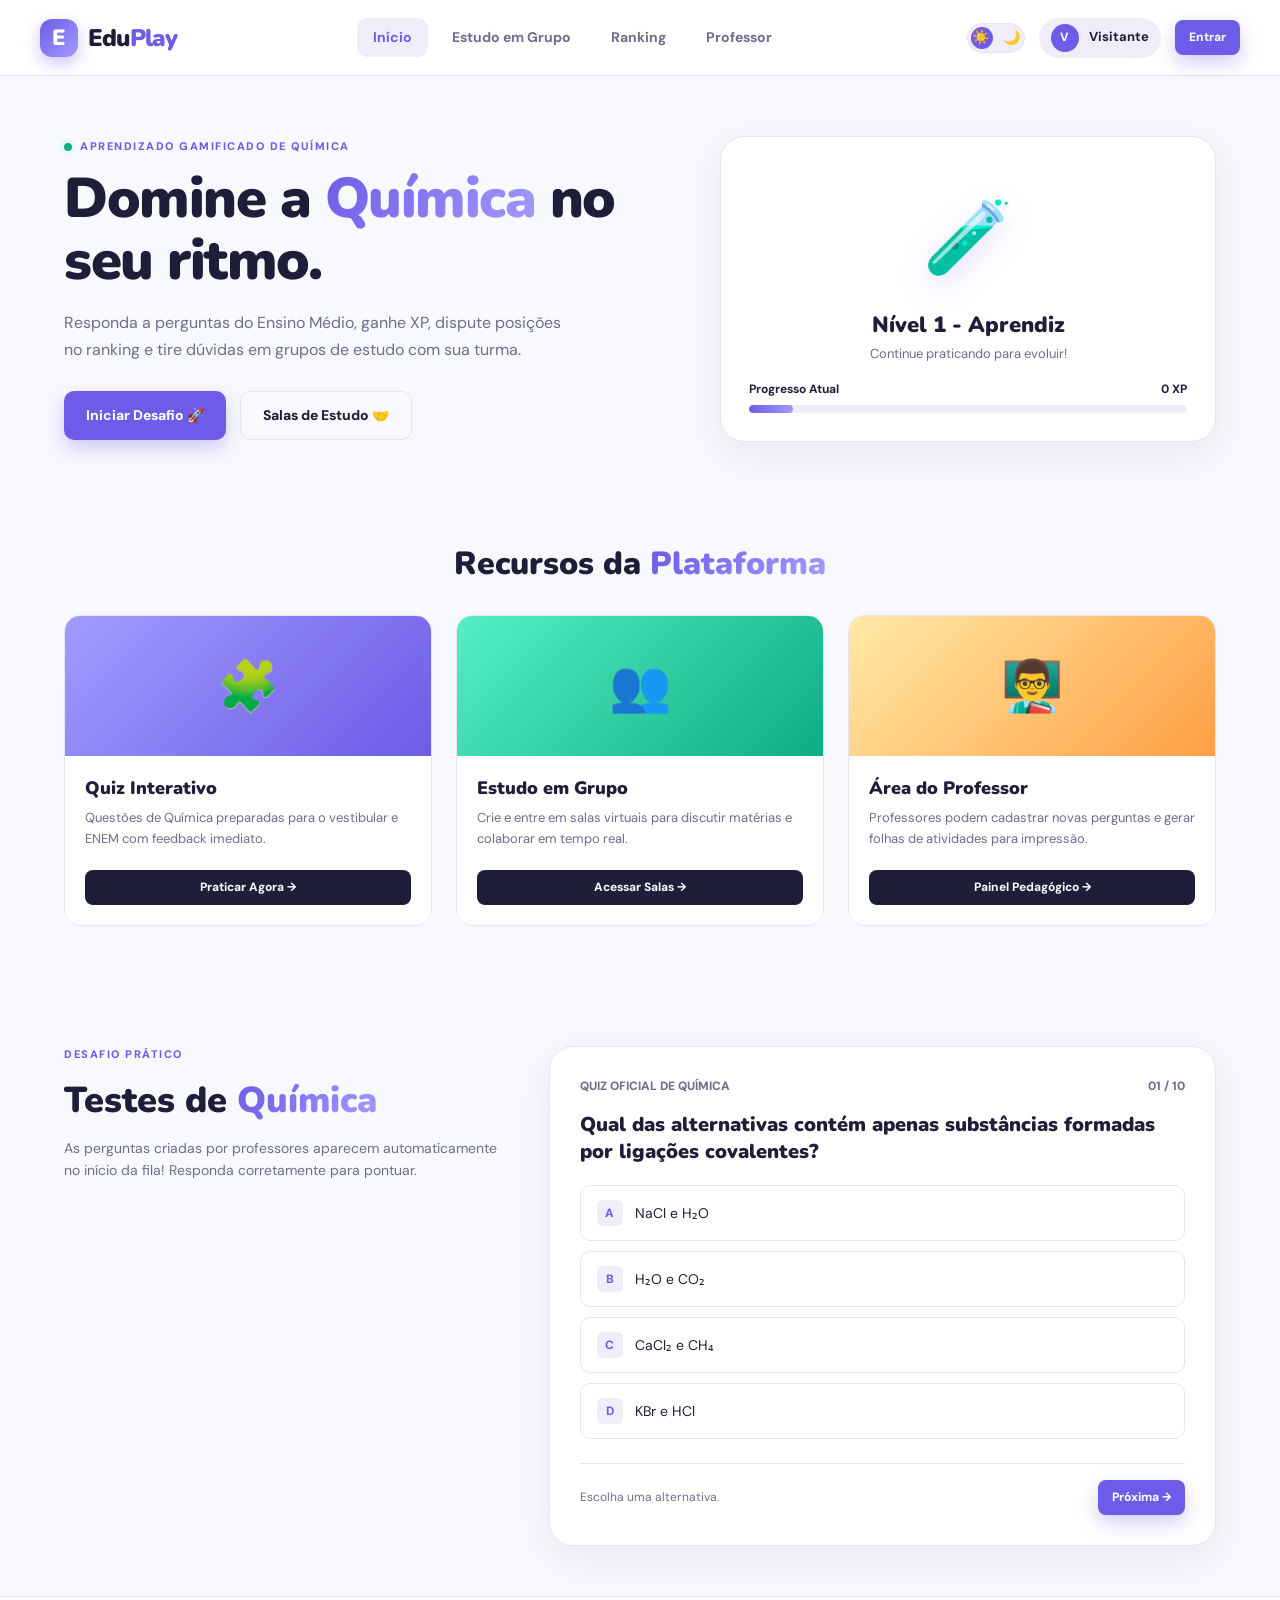
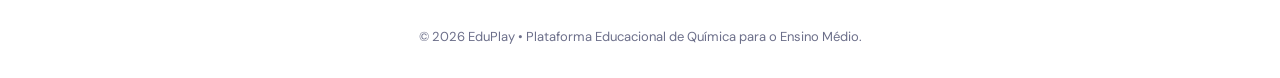
<file: index.html>
<!DOCTYPE html>
<html lang="pt-BR" data-theme="light">
<head>
  <meta charset="UTF-8">
  <meta name="viewport" content="width=device-width, initial-scale=1.0">
  <meta name="description" content="EduPlay - Plataforma interativa de aprendizagem em Química para o Ensino Médio.">
  <title>EduPlay | Aprender Jogando</title>
  <link rel="preconnect" href="https://fonts.googleapis.com">
  <link rel="preconnect" href="https://fonts.gstatic.com" crossorigin>
  <link href="https://fonts.googleapis.com/css2?family=DM+Sans:wght@400;500;600;700;800&family=Nunito:wght@600;700;800;900&display=swap" rel="stylesheet">
  <style>
    :root {
      --bg-body: #f8f9fd;
      --bg-surface: #ffffff;
      --bg-card: #ffffff;
      --bg-subtle: #f0edf9;
      --ink: #1e1e38;
      --muted: #6c6f8a;
      --line: #e6e5f3;
      --purple: #6c5ce7;
      --purple-hover: #5b4cc4;
      --purple-light: #eeeaff;
      --green: #10ac84;
      --green-bg: #e6f9f4;
      --red: #ee5253;
      --red-bg: #ffeae9;
      --orange: #ff9f43;
      --orange-bg: #fff4e6;
      --shadow: 0 12px 40px rgba(45, 37, 100, 0.08);
      --shadow-hover: 0 20px 50px rgba(45, 37, 100, 0.14);
      --radius-sm: 10px;
      --radius-md: 16px;
      --radius-lg: 24px;
      --transition: all 0.25s cubic-bezier(0.16, 1, 0.3, 1);
    }

    [data-theme="dark"] {
      --bg-body: #0f0f1a;
      --bg-surface: #181828;
      --bg-card: #1f1f33;
      --bg-subtle: #292946;
      --ink: #f1f1f9;
      --muted: #9da1c0;
      --line: #2e2e4a;
      --purple-light: #2b274c;
      --green-bg: #11362d;
      --red-bg: #3d1b1c;
      --orange-bg: #3d2b17;
      --shadow: 0 12px 40px rgba(0, 0, 0, 0.35);
      --shadow-hover: 0 20px 50px rgba(0, 0, 0, 0.5);
    }

    * { box-sizing: border-box; margin: 0; padding: 0; }
    html { scroll-behavior: smooth; }
    body {
      background-color: var(--bg-body);
      color: var(--ink);
      font-family: 'DM Sans', sans-serif;
      line-height: 1.6;
      transition: background-color 0.3s ease, color 0.3s ease;
      min-height: 100vh;
      display: flex;
      flex-direction: column;
    }

    a { color: inherit; text-decoration: none; }
    button, input, select, textarea { font: inherit; color: inherit; }

    /* Header & Nav */
    .topbar {
      height: 76px;
      padding: 0 max(calc((100% - 1200px)/2), 24px);
      display: flex;
      align-items: center;
      justify-content: space-between;
      border-bottom: 1px solid var(--line);
      background: var(--bg-surface);
      position: sticky;
      top: 0;
      z-index: 100;
      backdrop-filter: blur(14px);
      transition: var(--transition);
    }

    .brand {
      display: flex;
      align-items: center;
      gap: 10px;
      font: 900 24px 'Nunito', sans-serif;
      letter-spacing: -0.8px;
      cursor: pointer;
    }

    .brand-mark {
      width: 38px;
      height: 38px;
      border-radius: 12px;
      background: linear-gradient(135deg, var(--purple), #a29bfe);
      color: #fff;
      display: grid;
      place-items: center;
      font-size: 22px;
      box-shadow: 0 6px 16px rgba(108, 92, 231, 0.35);
    }

    .brand-accent { color: var(--purple); }

    .nav-links { display: flex; gap: 8px; }
    .nav-btn {
      background: none;
      border: none;
      cursor: pointer;
      font-size: 14px;
      font-weight: 700;
      color: var(--muted);
      padding: 8px 16px;
      border-radius: var(--radius-sm);
      transition: var(--transition);
    }

    .nav-btn:hover, .nav-btn.active {
      color: var(--purple);
      background: var(--bg-subtle);
    }

    .nav-actions { display: flex; align-items: center; gap: 14px; }

    /* Dark mode toggle switch */
    .theme-toggle {
      background: var(--bg-subtle);
      border: 1px solid var(--line);
      border-radius: 30px;
      padding: 4px;
      width: 58px;
      height: 30px;
      cursor: pointer;
      display: flex;
      align-items: center;
      justify-content: space-between;
      position: relative;
      transition: var(--transition);
    }

    .theme-toggle span { font-size: 14px; z-index: 1; }
    .theme-ball {
      position: absolute;
      left: 3px;
      width: 22px;
      height: 22px;
      border-radius: 50%;
      background: var(--purple);
      transition: transform 0.3s cubic-bezier(0.68, -0.55, 0.27, 1.55);
    }

    [data-theme="dark"] .theme-ball { transform: translateX(28px); }

    .user-badge {
      display: flex;
      align-items: center;
      gap: 10px;
      font-size: 13px;
      font-weight: 700;
      background: var(--bg-subtle);
      padding: 6px 12px;
      border-radius: 30px;
    }

    .avatar {
      width: 28px;
      height: 28px;
      border-radius: 50%;
      background: var(--purple);
      color: #fff;
      display: grid;
      place-items: center;
      font-weight: 800;
      font-size: 12px;
    }

    /* Buttons */
    .btn {
      border: none;
      border-radius: var(--radius-sm);
      padding: 12px 22px;
      display: inline-flex;
      align-items: center;
      justify-content: center;
      gap: 10px;
      font-weight: 800;
      font-size: 14px;
      cursor: pointer;
      transition: var(--transition);
    }

    .btn:hover { transform: translateY(-2px); }
    .btn:active { transform: translateY(0); }

    .btn-primary {
      background: var(--purple);
      color: #fff;
      box-shadow: 0 8px 20px rgba(108, 92, 231, 0.3);
    }

    .btn-primary:hover { background: var(--purple-hover); }

    .btn-ghost {
      background: transparent;
      border: 1px solid var(--line);
      color: var(--ink);
    }

    .btn-ghost:hover { background: var(--bg-subtle); }

    .btn-dark { background: var(--ink); color: var(--bg-body); }
    .btn-small { padding: 8px 14px; font-size: 12px; border-radius: 8px; }
    .full-width { width: 100%; }

    /* Containers */
    .section-wrap { max-width: 1200px; margin: 0 auto; padding: 0 24px; width: 100%; }
    .page-section { display: none; opacity: 0; transform: translateY(10px); transition: opacity 0.3s ease, transform 0.3s ease; }
    .page-section.active { display: block; opacity: 1; transform: translateY(0); }

    /* Hero Section */
    .hero {
      display: grid;
      grid-template-columns: 1.1fr 0.9fr;
      align-items: center;
      gap: 50px;
      padding: 60px 24px;
    }

    .eyebrow {
      font-size: 11px;
      font-weight: 800;
      letter-spacing: 1.5px;
      color: var(--purple);
      display: flex;
      align-items: center;
      gap: 8px;
      margin-bottom: 12px;
    }

    .pulse {
      width: 8px;
      height: 8px;
      background: var(--green);
      border-radius: 50%;
      box-shadow: 0 0 0 4px var(--green-bg);
    }

    .hero h1 {
      font: 900 clamp(36px, 4.5vw, 56px)/1.1 'Nunito', sans-serif;
      letter-spacing: -1.5px;
      margin-bottom: 18px;
    }

    .gradient-text {
      background: linear-gradient(120deg, var(--purple), #a29bfe);
      -webkit-background-clip: text;
      background-clip: text;
      color: transparent;
    }

    .hero-lead {
      color: var(--muted);
      font-size: 16px;
      line-height: 1.7;
      max-width: 500px;
      margin-bottom: 28px;
    }

    .hero-actions { display: flex; gap: 14px; }

    .hero-card {
      background: var(--bg-card);
      border: 1px solid var(--line);
      border-radius: var(--radius-lg);
      padding: 28px;
      box-shadow: var(--shadow);
      text-align: center;
      position: relative;
    }

    .mascot { font-size: 72px; margin: 15px 0; filter: drop-shadow(0 10px 15px rgba(108, 92, 231, 0.2)); }
    .progress-bar-wrap { margin-top: 15px; }
    .progress-label { display: flex; justify-content: space-between; font-size: 12px; font-weight: 700; margin-bottom: 6px; }
    .track { height: 8px; background: var(--bg-subtle); border-radius: 10px; overflow: hidden; }
    .fill { height: 100%; background: linear-gradient(90deg, var(--purple), #a29bfe); border-radius: 10px; }

    /* Features / Activity Grid */
    .activities-section { padding: 40px 24px 70px; }
    .section-heading { margin-bottom: 30px; text-align: center; }
    .section-heading h2 { font: 900 32px 'Nunito', sans-serif; }

    .activity-grid {
      display: grid;
      grid-template-columns: repeat(auto-fit, minmax(280px, 1fr));
      gap: 24px;
    }

    .activity-card {
      background: var(--bg-card);
      border: 1px solid var(--line);
      border-radius: var(--radius-md);
      overflow: hidden;
      transition: var(--transition);
      display: flex;
      flex-direction: column;
    }

    .activity-card:hover { transform: translateY(-6px); box-shadow: var(--shadow-hover); }

    .activity-banner {
      height: 140px;
      display: flex;
      align-items: center;
      justify-content: center;
      font-size: 50px;
    }

    .bg-purple { background: linear-gradient(135deg, #a29bfe, var(--purple)); }
    .bg-orange { background: linear-gradient(135deg, #ffeaa7, var(--orange)); }
    .bg-green { background: linear-gradient(135deg, #55efc4, var(--green)); }

    .activity-content { padding: 20px; display: flex; flex-direction: column; flex: 1; }
    .activity-content h3 { font: 900 18px 'Nunito', sans-serif; margin-bottom: 8px; }
    .activity-content p { font-size: 13px; color: var(--muted); margin-bottom: 20px; flex: 1; }

    /* Quiz Container */
    .quiz-section {
      display: grid;
      grid-template-columns: 0.8fr 1.2fr;
      gap: 40px;
      align-items: start;
      padding: 50px 24px;
    }

    .quiz-card {
      background: var(--bg-card);
      border: 1px solid var(--line);
      border-radius: var(--radius-lg);
      padding: 30px;
      box-shadow: var(--shadow);
    }

    .quiz-header {
      display: flex;
      justify-content: space-between;
      align-items: center;
      margin-bottom: 15px;
      font-size: 12px;
      font-weight: 800;
      color: var(--muted);
    }

    .badge-teacher {
      background: var(--orange-bg);
      color: var(--orange);
      padding: 4px 10px;
      border-radius: 20px;
      font-size: 11px;
      font-weight: 800;
    }

    .question-title { font: 900 20px 'Nunito', sans-serif; margin-bottom: 20px; }

    .options-grid { display: grid; gap: 10px; }

    .option-btn {
      background: var(--bg-surface);
      border: 1px solid var(--line);
      border-radius: var(--radius-sm);
      padding: 14px 16px;
      text-align: left;
      font-size: 14px;
      cursor: pointer;
      display: flex;
      align-items: center;
      gap: 12px;
      transition: var(--transition);
    }

    .option-btn:hover { border-color: var(--purple); background: var(--bg-subtle); }

    .option-letter {
      width: 26px;
      height: 26px;
      border-radius: 6px;
      background: var(--bg-subtle);
      color: var(--purple);
      font-weight: 800;
      display: grid;
      place-items: center;
      font-size: 12px;
    }

    .option-btn.correct { border-color: var(--green); background: var(--green-bg); color: var(--green); }
    .option-btn.wrong { border-color: var(--red); background: var(--red-bg); color: var(--red); }

    .quiz-feedback {
      margin-top: 18px;
      padding: 14px;
      border-radius: var(--radius-sm);
      font-size: 13px;
      line-height: 1.5;
    }

    .quiz-feedback.success { background: var(--green-bg); color: var(--green); }
    .quiz-feedback.error { background: var(--red-bg); color: var(--red); }

    .quiz-footer {
      margin-top: 24px;
      padding-top: 16px;
      border-top: 1px solid var(--line);
      display: flex;
      justify-content: space-between;
      align-items: center;
    }

    /* Subpages Shared */
    .subpage-title { text-align: center; margin: 40px 0 30px; }
    .subpage-title h1 { font: 900 36px 'Nunito', sans-serif; }
    .subpage-title p { color: var(--muted); font-size: 15px; }

    /* Ranking Page */
    .podium-container {
      display: grid;
      grid-template-columns: repeat(3, 1fr);
      gap: 16px;
      max-width: 600px;
      margin: 0 auto 35px;
      align-items: end;
    }

    .podium-item {
      background: var(--bg-card);
      border: 1px solid var(--line);
      border-radius: var(--radius-md);
      padding: 20px 10px;
      text-align: center;
      box-shadow: var(--shadow);
    }

    .podium-item.first {
      border-color: var(--purple);
      background: var(--purple-light);
      padding-top: 30px;
    }

    .podium-icon { font-size: 32px; margin-bottom: 6px; }
    .podium-name { font-weight: 800; font-size: 14px; display: block; }
    .podium-xp { font-size: 12px; color: var(--purple); font-weight: 800; }

    .ranking-list {
      max-width: 750px;
      margin: 0 auto;
      background: var(--bg-card);
      border: 1px solid var(--line);
      border-radius: var(--radius-md);
      overflow: hidden;
      box-shadow: var(--shadow);
    }

    .ranking-row {
      display: grid;
      grid-template-columns: 50px 1fr 100px;
      align-items: center;
      padding: 16px 20px;
      border-bottom: 1px solid var(--line);
    }

    .ranking-row:last-child { border-bottom: none; }
    .rank-num { font: 900 16px 'Nunito', sans-serif; color: var(--muted); }
    .rank-user { display: flex; align-items: center; gap: 12px; font-weight: 800; font-size: 14px; }
    .rank-pts { text-align: right; font-weight: 800; color: var(--purple); font-size: 14px; }

    /* Estudo em Grupo Page */
    .groups-layout {
      display: grid;
      grid-template-columns: 320px 1fr;
      gap: 24px;
      height: 600px;
      margin-bottom: 50px;
    }

    .sidebar-card {
      background: var(--bg-card);
      border: 1px solid var(--line);
      border-radius: var(--radius-md);
      padding: 20px;
      display: flex;
      flex-direction: column;
      box-shadow: var(--shadow);
    }

    .sidebar-card h3 { font: 900 18px 'Nunito', sans-serif; margin-bottom: 15px; }

    .room-list {
      display: flex;
      flex-direction: column;
      gap: 10px;
      overflow-y: auto;
      flex: 1;
      padding-right: 4px;
    }

    .room-item {
      padding: 12px;
      border: 1px solid var(--line);
      border-radius: var(--radius-sm);
      cursor: pointer;
      transition: var(--transition);
      background: var(--bg-surface);
    }

    .room-item:hover, .room-item.active {
      border-color: var(--purple);
      background: var(--bg-subtle);
    }

    .room-item h4 { font-size: 14px; font-weight: 800; margin-bottom: 4px; }
    .room-item p { font-size: 11px; color: var(--muted); }

    .chat-card {
      background: var(--bg-card);
      border: 1px solid var(--line);
      border-radius: var(--radius-md);
      display: flex;
      flex-direction: column;
      box-shadow: var(--shadow);
      overflow: hidden;
    }

    .chat-header {
      padding: 16px 20px;
      border-bottom: 1px solid var(--line);
      background: var(--bg-surface);
      display: flex;
      justify-content: space-between;
      align-items: center;
    }

    .chat-messages {
      flex: 1;
      padding: 20px;
      overflow-y: auto;
      display: flex;
      flex-direction: flex-col;
      gap: 12px;
    }

    .chat-msg {
      max-width: 75%;
      padding: 10px 14px;
      border-radius: 14px;
      font-size: 13px;
      line-height: 1.4;
      margin-bottom: 8px;
    }

    .chat-msg.sent {
      background: var(--purple);
      color: #fff;
      align-self: flex-end;
      border-bottom-right-radius: 2px;
      margin-left: auto;
    }

    .chat-msg.received {
      background: var(--bg-subtle);
      color: var(--ink);
      align-self: flex-start;
      border-bottom-left-radius: 2px;
    }

    .chat-author { font-size: 10px; font-weight: 800; opacity: 0.8; margin-bottom: 2px; display: block; }

    .chat-input-area {
      padding: 14px;
      border-top: 1px solid var(--line);
      display: flex;
      gap: 10px;
      background: var(--bg-surface);
    }

    .chat-input-area input {
      flex: 1;
      padding: 10px 14px;
      border: 1px solid var(--line);
      border-radius: var(--radius-sm);
      background: var(--bg-body);
    }

    /* Teacher Page Form */
    .form-card {
      background: var(--bg-card);
      border: 1px solid var(--line);
      border-radius: var(--radius-md);
      padding: 28px;
      box-shadow: var(--shadow);
      max-width: 800px;
      margin: 0 auto 30px;
    }

    .field { margin-bottom: 16px; }
    .field label { font-size: 12px; font-weight: 800; display: block; margin-bottom: 6px; }
    .field input, .field select, .field textarea {
      width: 100%;
      padding: 12px;
      border: 1px solid var(--line);
      border-radius: var(--radius-sm);
      background: var(--bg-body);
      color: var(--ink);
      transition: var(--transition);
    }

    .field input:focus, .field select:focus, .field textarea:focus {
      border-color: var(--purple);
      outline: none;
    }

    .created-questions-list {
      max-width: 800px;
      margin: 0 auto 40px;
    }

    .q-item {
      background: var(--bg-card);
      border: 1px solid var(--line);
      border-radius: var(--radius-sm);
      padding: 16px;
      margin-bottom: 10px;
      display: flex;
      justify-content: space-between;
      align-items: center;
    }

    .q-item-info b { font-size: 14px; display: block; margin-bottom: 4px; }
    .q-item-info span { font-size: 12px; color: var(--muted); }

    /* Footer */
    footer {
      margin-top: auto;
      border-top: 1px solid var(--line);
      padding: 30px 24px;
      background: var(--bg-surface);
      text-align: center;
      font-size: 13px;
      color: var(--muted);
    }

    /* Modals & Toast */
    .modal-backdrop {
      position: fixed;
      inset: 0;
      background: rgba(0, 0, 0, 0.6);
      z-index: 200;
      display: grid;
      place-items: center;
      padding: 20px;
      backdrop-filter: blur(4px);
    }

    .modal-backdrop[hidden] { display: none; }

    .modal {
      background: var(--bg-card);
      border: 1px solid var(--line);
      border-radius: var(--radius-lg);
      padding: 30px;
      width: min(100%, 420px);
      box-shadow: var(--shadow-hover);
      position: relative;
    }

    .modal-close {
      position: absolute;
      top: 16px;
      right: 16px;
      background: none;
      border: none;
      font-size: 20px;
      cursor: pointer;
      color: var(--muted);
    }

    .toast {
      position: fixed;
      bottom: 24px;
      right: 24px;
      background: var(--ink);
      color: var(--bg-body);
      padding: 12px 20px;
      border-radius: var(--radius-sm);
      font-size: 13px;
      font-weight: 700;
      box-shadow: var(--shadow);
      z-index: 300;
      transform: translateY(100px);
      opacity: 0;
      transition: var(--transition);
    }

    .toast.show { transform: translateY(0); opacity: 1; }

    /* Responsive */
    @media (max-width: 850px) {
      .hero { grid-template-columns: 1fr; text-align: center; gap: 30px; }
      .hero-actions { justify-content: center; }
      .quiz-section { grid-template-columns: 1fr; }
      .groups-layout { grid-template-columns: 1fr; height: auto; }
      .chat-card { height: 450px; }
      .topbar { padding: 0 16px; }
      .nav-links { display: none; }
    }
  </style>
</head>
<body>

  <!-- Topbar Header -->
  <header class="topbar">
    <div class="brand" onclick="navigateTo('home')">
      <div class="brand-mark">E</div>
      <span>Edu<span class="brand-accent">Play</span></span>
    </div>

    <nav class="nav-links">
      <button id="nav-home" class="nav-btn active" onclick="navigateTo('home')">Início</button>
      <button id="nav-groups" class="nav-btn" onclick="navigateTo('groups')">Estudo em Grupo</button>
      <button id="nav-ranking" class="nav-btn" onclick="navigateTo('ranking')">Ranking</button>
      <button id="nav-teacher" class="nav-btn" onclick="navigateTo('teacher')">Professor</button>
    </nav>

    <div class="nav-actions">
      <!-- Dark Mode Switch -->
      <button class="theme-toggle" id="themeToggle" aria-label="Alternar tema">
        <span>☀️</span>
        <span>🌙</span>
        <div class="theme-ball"></div>
      </button>

      <div class="user-badge">
        <div class="avatar" id="userAvatar">A</div>
        <span id="navUserName">Visitante</span>
      </div>

      <button class="btn btn-primary btn-small" id="loginBtn">Entrar</button>
    </div>
  </header>

  <!-- CONTENT PAGES -->
  <main>

    <!-- PAGE 1: INÍCIO / QUIZ -->
    <div id="page-home" class="page-section active">
      <section class="section-wrap hero">
        <div class="hero-copy">
          <div class="eyebrow"><span class="pulse"></span> APRENDIZADO GAMIFICADO DE QUÍMICA</div>
          <h1>Domine a <span class="gradient-text">Química</span> no seu ritmo.</h1>
          <p class="hero-lead">Responda a perguntas do Ensino Médio, ganhe XP, dispute posições no ranking e tire dúvidas em grupos de estudo com sua turma.</p>
          <div class="hero-actions">
            <button class="btn btn-primary" onclick="scrollToQuiz()">Iniciar Desafio 🚀</button>
            <button class="btn btn-ghost" onclick="navigateTo('groups')">Salas de Estudo 🤝</button>
          </div>
        </div>
        
        <div class="hero-card">
          <div class="mascot">🧪</div>
          <h3 style="font: 900 22px 'Nunito';">Nível 1 - Aprendiz</h3>
          <p style="font-size: 13px; color: var(--muted); margin-top: 4px;">Continue praticando para evoluir!</p>
          <div class="progress-bar-wrap">
            <div class="progress-label"><span>Progresso Atual</span><b id="heroXpText">0 XP</b></div>
            <div class="track"><div class="fill" id="heroXpBar" style="width: 10%;"></div></div>
          </div>
        </div>
      </section>

      <!-- Grade de Destaques -->
      <section class="section-wrap activities-section">
        <div class="section-heading">
          <h2>Recursos da <span class="gradient-text">Plataforma</span></h2>
        </div>
        <div class="activity-grid">
          <div class="activity-card">
            <div class="activity-banner bg-purple">🧩</div>
            <div class="activity-content">
              <h3>Quiz Interativo</h3>
              <p>Questões de Química preparadas para o vestibular e ENEM com feedback imediato.</p>
              <button class="btn btn-dark btn-small" onclick="scrollToQuiz()">Praticar Agora →</button>
            </div>
          </div>
          <div class="activity-card">
            <div class="activity-banner bg-green">👥</div>
            <div class="activity-content">
              <h3>Estudo em Grupo</h3>
              <p>Crie e entre em salas virtuais para discutir matérias e colaborar em tempo real.</p>
              <button class="btn btn-dark btn-small" onclick="navigateTo('groups')">Acessar Salas →</button>
            </div>
          </div>
          <div class="activity-card">
            <div class="activity-banner bg-orange">👨‍🏫</div>
            <div class="activity-content">
              <h3>Área do Professor</h3>
              <p>Professores podem cadastrar novas perguntas e gerar folhas de atividades para impressão.</p>
              <button class="btn btn-dark btn-small" onclick="navigateTo('teacher')">Painel Pedagógico →</button>
            </div>
          </div>
        </div>
      </section>

      <!-- Quiz Section -->
      <section class="section-wrap quiz-section" id="quizContainer">
        <div>
          <div class="eyebrow">DESAFIO PRÁTICO</div>
          <h2 style="font: 900 36px 'Nunito'; margin-bottom: 12px;">Testes de <span class="gradient-text">Química</span></h2>
          <p style="color: var(--muted); font-size: 14px; line-height: 1.6;">As perguntas criadas por professores aparecem automaticamente no início da fila! Responda corretamente para pontuar.</p>
        </div>

        <div class="quiz-card">
          <div class="quiz-header">
            <span id="quizBadgeType">QUIZ OFICIAL</span>
            <span id="quizProgressText">01 / 10</span>
          </div>

          <h3 class="question-title" id="questionText">Carregando pergunta...</h3>

          <div class="options-grid" id="optionsContainer"></div>

          <div class="quiz-feedback" id="quizFeedback" hidden></div>

          <div class="quiz-footer">
            <span id="quizHintText" style="font-size: 12px; color: var(--muted);">Escolha uma alternativa.</span>
            <button class="btn btn-primary btn-small" id="nextQuestionBtn" disabled>Próxima →</button>
          </div>
        </div>
      </section>
    </div>

    <!-- PAGE 2: ESTUDO EM GRUPO -->
    <div id="page-groups" class="page-section">
      <div class="section-wrap subpage-title">
        <div class="eyebrow" style="justify-content: center;"><span class="pulse"></span> APRENDER EM EQUIPE</div>
        <h1>Salas de <span class="gradient-text">Estudo Coletivo</span></h1>
        <p>Junte-se a uma sala temática para debater conteúdos de Química ou crie a sua própria sala.</p>
      </div>

      <div class="section-wrap groups-layout">
        <!-- Sidebar: Salas -->
        <div class="sidebar-card">
          <h3>Salas Ativas</h3>
          <div class="room-list" id="roomList"></div>
          <button class="btn btn-primary full-width" style="margin-top: 15px;" onclick="openCreateRoomModal()">+ Criar Nova Sala</button>
        </div>

        <!-- Chat Principal da Sala -->
        <div class="chat-card">
          <div class="chat-header">
            <div>
              <h4 id="activeRoomTitle" style="font-weight: 800;">Selecione uma sala</h4>
              <p id="activeRoomDesc" style="font-size: 11px; color: var(--muted);">Conecte-se para interagir</p>
            </div>
            <span style="font-size: 12px; font-weight: 800; color: var(--green);" id="activeRoomCount">● 1 online</span>
          </div>

          <div class="chat-messages" id="chatMessages">
            <div style="text-align: center; color: var(--muted); margin-top: 50px; font-size: 13px;">Selecione ou crie uma sala para começar a conversar!</div>
          </div>

          <div class="chat-input-area">
            <input type="text" id="chatInput" placeholder="Digite sua dúvida ou comentário..." onkeypress="handleChatEnter(event)">
            <button class="btn btn-primary btn-small" onclick="sendChatMessage()">Enviar</button>
          </div>
        </div>
      </div>
    </div>

    <!-- PAGE 3: RANKING -->
    <div id="page-ranking" class="page-section">
      <div class="section-wrap subpage-title">
        <div class="eyebrow" style="justify-content: center;">CLASSIFICAÇÃO GERAL</div>
        <h1>Ranking dos <span class="gradient-text">Estudantes</span></h1>
        <p id="studentCountText">Carregando ranking...</p>
      </div>

      <div class="section-wrap">
        <div class="podium-container" id="podiumContainer"></div>
        <div class="ranking-list" id="rankingList"></div>
      </div>
    </div>

    <!-- PAGE 4: PAINEL DO PROFESSOR -->
    <div id="page-teacher" class="page-section">
      <div class="section-wrap subpage-title">
        <div class="eyebrow" style="justify-content: center;">ÁREA PEDAGÓGICA</div>
        <h1>Painel do <span class="gradient-text">Professor</span></h1>
        <p>Cadastre questões ativas para o quiz online ou prepare materiais impressos com gabarito.</p>
      </div>

      <div class="section-wrap">
        <div class="form-card">
          <h2 style="font: 900 22px 'Nunito'; margin-bottom: 20px;">Criar Nova Pergunta</h2>
          <form id="teacherForm">
            <div class="field">
              <label for="teacherPrompt">Enunciado / Pergunta</label>
              <textarea id="teacherPrompt" rows="3" placeholder="Ex.: Qual o produto da reação de neutralização entre HCl e NaOH?" required></textarea>
            </div>

            <div class="field">
              <label for="teacherType">Tipo de Questão</label>
              <select id="teacherType" onchange="toggleTeacherFields()">
                <option value="choice">Múltipla Escolha (Online e Impresso)</option>
                <option value="written">Resposta Escrita (Exclusivo para Impressão)</option>
              </select>
            </div>

            <div id="teacherChoiceGroup">
              <div class="field"><label for="optA">Alternativa A</label><input type="text" id="optA" placeholder="Opção A"></div>
              <div class="field"><label for="optB">Alternativa B</label><input type="text" id="optB" placeholder="Opção B"></div>
              <div class="field"><label for="optC">Alternativa C</label><input type="text" id="optC" placeholder="Opção C"></div>
              <div class="field"><label for="optD">Alternativa D</label><input type="text" id="optD" placeholder="Opção D"></div>
              
              <div class="field">
                <label for="correctOpt">Gabarito (Opção Correta)</label>
                <select id="correctOpt">
                  <option value="0">Alternativa A</option>
                  <option value="1">Alternativa B</option>
                  <option value="2">Alternativa C</option>
                  <option value="3">Alternativa D</option>
                </select>
              </div>
            </div>

            <div class="field">
              <label for="teacherExplanation">Explicação Pedagógica (Feedback do Quiz)</label>
              <input type="text" id="teacherExplanation" placeholder="Explicativo curto exibido ao responder">
            </div>

            <button type="submit" class="btn btn-primary full-width">Salvar e Publicar Questão</button>
          </form>
        </div>

        <!-- Lista de Criadas -->
        <div class="created-questions-list">
          <h3 style="font: 900 20px 'Nunito'; margin-bottom: 15px;">Perguntas Cadastradas</h3>
          <div id="teacherQuestionsList"></div>

          <div style="margin-top: 25px; background: var(--bg-card); padding: 20px; border-radius: var(--radius-md); border: 1px solid var(--line);">
            <h4 style="font-weight: 800; margin-bottom: 10px;">Gerar Atividade Impressa (PDF)</h4>
            <div class="field">
              <label for="printTitle">Título da Prova / Atividade</label>
              <input type="text" id="printTitle" value="Avaliação de Química - Ensino Médio">
            </div>
            <button class="btn btn-primary" onclick="generatePrintablePDF()">Imprimir Folha de Questões</button>
          </div>
        </div>
      </div>
    </div>

  </main>

  <footer>
    <div class="section-wrap">
      <p>© 2026 EduPlay • Plataforma Educacional de Química para o Ensino Médio.</p>
    </div>
  </footer>

  <!-- MODAL: LOGIN / CADASTRO DE ALUNO -->
  <div class="modal-backdrop" id="loginModal" hidden>
    <div class="modal">
      <button class="modal-close" onclick="closeModal('loginModal')">×</button>
      <h2 style="font: 900 24px 'Nunito'; margin-bottom: 8px;">Identifique-se</h2>
      <p style="font-size: 13px; color: var(--muted); margin-bottom: 20px;">Digite seu nome para salvar seus pontos no ranking.</p>
      
      <form id="studentLoginForm">
        <div class="field">
          <label for="studentNameInput">Seu Nome Completo</label>
          <input type="text" id="studentNameInput" placeholder="Ex.: Maria Souza" required>
        </div>
        <div class="field">
          <label for="studentEmailInput">E-mail</label>
          <input type="email" id="studentEmailInput" placeholder="maria@escola.com" required>
        </div>
        <button class="btn btn-primary full-width" type="submit">Salvar Perfil</button>
      </form>
    </div>
  </div>

  <!-- MODAL: CRIAR SALA DE ESTUDO -->
  <div class="modal-backdrop" id="createRoomModal" hidden>
    <div class="modal">
      <button class="modal-close" onclick="closeModal('createRoomModal')">×</button>
      <h2 style="font: 900 24px 'Nunito'; margin-bottom: 8px;">Nova Sala de Estudo</h2>
      <p style="font-size: 13px; color: var(--muted); margin-bottom: 20px;">Crie um grupo temático para estudar com sua turma.</p>
      
      <form id="createRoomForm">
        <div class="field">
          <label for="roomNameInput">Nome da Sala</label>
          <input type="text" id="roomNameInput" placeholder="Ex.: Revisão para o ENEM - Orgânica" required>
        </div>
        <div class="field">
          <label for="roomDescInput">Tópico principal</label>
          <input type="text" id="roomDescInput" placeholder="Ex.: Funções oxigenadas e reações" required>
        </div>
        <button class="btn btn-primary full-width" type="submit">Criar Sala</button>
      </form>
    </div>
  </div>

  <!-- TOAST NOTIFICATION -->
  <div class="toast" id="toast">Notificação</div>

  <script>
    /* ==========================================================================
       ESTADO GLOBAL & LOCALSTORAGE
       ========================================================================== */
    const STORAGE_KEYS = {
      THEME: 'eduplay_theme',
      STUDENTS: 'eduplay_students_v4',
      CURRENT_USER: 'eduplay_current_user_v4',
      TEACHER_QUESTIONS: 'eduplay_teacher_questions_v4',
      STUDY_ROOMS: 'eduplay_rooms_v4',
      CHAT_MESSAGES: 'eduplay_chat_messages_v4'
    };

    // 10 Perguntas Padrão de Química do Ensino Médio
    const defaultChemistryQuestions = [
      {
        id: 'def_1',
        prompt: "Qual das alternativas contém apenas substâncias formadas por ligações covalentes?",
        options: ["NaCl e H₂O", "H₂O e CO₂", "CaCl₂ e CH₄", "KBr e HCl"],
        correct: 1,
        explanation: "H₂O e CO₂ são compostos formados exclusivamente por ametais, realizando compartilhamento de elétrons (ligações covalentes).",
        isTeacher: false
      },
      {
        id: 'def_2',
        prompt: "Em uma solução aquosa com pH igual a 3 a 25 °C, a solução é classificada como:",
        options: ["Ácida", "Básica", "Neutra", "Alcalina"],
        correct: 0,
        explanation: "Soluções com pH menor que 7 a 25 °C possuem maior concentração de íons H⁺ e são consideradas ácidas.",
        isTeacher: false
      },
      {
        id: 'def_3',
        prompt: "Qual função orgânica é caracterizada pela presença da hidroxila (-OH) ligada a um carbono saturado?",
        options: ["Aldeído", "Ácido Carboxílico", "Álcool", "Cetona"],
        correct: 2,
        explanation: "Os álcoois possuem o grupo funcional hidroxila (-OH) ligado diretamente a um carbono sp³ (saturado).",
        isTeacher: false
      },
      {
        id: 'def_4',
        prompt: "Qual partícula subatômica possui carga elétrica positiva e está localizada no núcleo do átomo?",
        options: ["Elétron", "Nêutron", "Próton", "Pósitron"],
        correct: 2,
        explanation: "Os prótons possuem carga positiva (+1) e compõem o núcleo atômico juntamente com os nêutrons.",
        isTeacher: false
      },
      {
        id: 'def_5',
        prompt: "O elemento químico sódio (Na, Z=11) pertence a qual família da Tabela Periódica?",
        options: ["Gases Nobres", "Metais Alcalinos", "Halogênios", "Metais Alcalino-Terrosos"],
        correct: 1,
        explanation: "O Sódio está no Grupo 1 (Família 1A), sendo classificado como um Metal Alcalino.",
        isTeacher: false
      },
      {
        id: 'def_6',
        prompt: "Qual transformação representa um fenômeno químico?",
        options: ["Derretimento de um cubo de gelo", "Evaporação da água", "Queima de uma vela (combustão)", "Corte de uma folha de papel"],
        correct: 2,
        explanation: "A combustão da vela altera a natureza da matéria, formando novas substâncias (CO₂ e H₂O), caracterizando um fenômeno químico.",
        isTeacher: false
      },
      {
        id: 'def_7',
        prompt: "Segundo a Lei de Lavoisier (Conservação das Massas), em um sistema fechado:",
        options: ["A massa dos produtos é maior que a dos reagentes", "A massa total dos reagentes é igual à massa total dos produtos", "A massa diminui após o término da reação", "Os átomos mudam de elemento químico"],
        correct: 1,
        explanation: "Na natureza nada se cria, nada se perde, tudo se transforma: a massa total se conserva.",
        isTeacher: false
      },
      {
        id: 'def_8',
        prompt: "Qual das opções representa um exemplo de hidrocarboneto aromático?",
        options: ["Metano", "Benzeno", "Etanol", "Acetona"],
        correct: 1,
        explanation: "O Benzeno (C₆H₆) é o hidrocarboneto aromático fundamental, contendo o anel benzênico.",
        isTeacher: false
      },
      {
        id: 'def_9',
        prompt: "O processo de separação de misturas heterogêneas sólido-líquido utilizando uma barreira porosa é chamado de:",
        options: ["Destilação", "Filtração", "Decantação", "Evaporação"],
        correct: 0,
        explanation: "A filtração retém a fase sólida no filtro enquanto permite a passagem da fase líquida.",
        isTeacher: false
      },
      {
        id: 'def_10',
        prompt: "Qual o número de mols contido em 36 gramas de água (H₂O)? (Massa molar da água = 18 g/mol)",
        options: ["1 mol", "2 mols", "3 mols", "18 mols"],
        correct: 1,
        explanation: "Número de mols n = massa / massa molar = 36 g / 18 g/mol = 2 mols.",
        isTeacher: false
      }
    ];

    // Salas de estudo padrões iniciais
    const defaultRooms = [
      { id: 'room_1', name: 'Revisão ENEM - Química Orgânica', desc: 'Cadeias carbônicas e Funções oxigenadas' },
      { id: 'room_2', name: 'Dúvidas de Estequiometria', desc: 'Cálculo de massa, mol e rendimento' },
      { id: 'room_3', name: 'Tabela Periódica & Ligações', desc: 'Raio atômico, eletronegatividade e compostos' }
    ];

    /* ==========================================================================
       INICIALIZAÇÃO & TEMA (DARK MODE)
       ========================================================================== */
    document.addEventListener('DOMContentLoaded', () => {
      initTheme();
      initUser();
      initQuiz();
      initRooms();
      renderTeacherQuestionsList();

      document.getElementById('themeToggle').addEventListener('click', toggleTheme);
      document.getElementById('studentLoginForm').addEventListener('submit', handleStudentLogin);
      document.getElementById('teacherForm').addEventListener('submit', handleTeacherSubmit);
      document.getElementById('createRoomForm').addEventListener('submit', handleCreateRoomSubmit);
    });

    function initTheme() {
      const savedTheme = localStorage.getItem(STORAGE_KEYS.THEME) || 'light';
      document.documentElement.setAttribute('data-theme', savedTheme);
    }

    function toggleTheme() {
      const current = document.documentElement.getAttribute('data-theme');
      const target = current === 'dark' ? 'light' : 'dark';
      document.documentElement.setAttribute('data-theme', target);
      localStorage.setItem(STORAGE_KEYS.THEME, target);
    }

    function toast(msg) {
      const t = document.getElementById('toast');
      t.textContent = msg;
      t.classList.add('show');
      setTimeout(() => t.classList.remove('show'), 3000);
    }

    function navigateTo(pageId) {
      document.querySelectorAll('.page-section').forEach(p => p.classList.remove('active'));
      document.querySelectorAll('.nav-btn').forEach(b => b.classList.remove('active'));

      const targetPage = document.getElementById(`page-${pageId}`);
      const targetBtn = document.getElementById(`nav-${pageId}`);

      if (targetPage) targetPage.classList.add('active');
      if (targetBtn) targetBtn.classList.add('active');

      window.scrollTo(0, 0);

      if (pageId === 'ranking') renderRanking();
      if (pageId === 'groups') initRooms();
    }

    function scrollToQuiz() {
      navigateTo('home');
      document.getElementById('quizContainer')?.scrollIntoView({ behavior: 'smooth' });
    }

    function closeModal(id) {
      document.getElementById(id).hidden = true;
    }

    /* ==========================================================================
       GESTÃO DE USUÁRIO & ALUNOS
       ========================================================================== */
    function getStudents() {
      try { return JSON.parse(localStorage.getItem(STORAGE_KEYS.STUDENTS)) || []; }
      catch { return []; }
    }

    function saveStudents(list) {
      localStorage.setItem(STORAGE_KEYS.STUDENTS, JSON.stringify(list));
    }

    function getCurrentUserEmail() {
      return localStorage.getItem(STORAGE_KEYS.CURRENT_USER) || '';
    }

    function getCurrentStudent() {
      const email = getCurrentUserEmail();
      return getStudents().find(s => s.email === email);
    }

    function initUser() {
      const student = getCurrentStudent();
      const navName = document.getElementById('navUserName');
      const avatar = document.getElementById('userAvatar');

      if (student) {
        navName.textContent = student.name;
        avatar.textContent = student.name.charAt(0).toUpperCase();
        document.getElementById('loginBtn').textContent = 'Perfil';
        updateHeroXp(student.xp || 0);
      } else {
        navName.textContent = 'Visitante';
        avatar.textContent = 'V';
        document.getElementById('loginBtn').textContent = 'Entrar';
        updateHeroXp(0);
      }
    }

    document.getElementById('loginBtn').addEventListener('click', () => {
      document.getElementById('loginModal').hidden = false;
    });

    function handleStudentLogin(e) {
      e.preventDefault();
      const name = document.getElementById('studentNameInput').value.trim();
      const email = document.getElementById('studentEmailInput').value.trim().toLowerCase();

      if (!name || !email) return;

      const students = getStudents();
      let student = students.find(s => s.email === email);

      if (student) {
        student.name = name;
      } else {
        student = { name, email, xp: 0 };
        students.push(student);
      }

      saveStudents(students);
      localStorage.setItem(STORAGE_KEYS.CURRENT_USER, email);
      closeModal('loginModal');
      initUser();
      toast(`Bem-vindo(a), ${name}!`);
    }

    function addXP(amount) {
      const email = getCurrentUserEmail();
      if (!email) {
        toast('Faça seu login para guardar seus pontos no ranking!');
        return;
      }

      const students = getStudents();
      const student = students.find(s => s.email === email);
      if (student) {
        student.xp = (student.xp || 0) + amount;
        saveStudents(students);
        initUser();
        toast(`+${amount} XP Adicionados! ✨`);
      }
    }

    function updateHeroXp(xp) {
      document.getElementById('heroXpText').textContent = `${xp} XP`;
      const perc = Math.min(100, Math.max(10, (xp / 200) * 100));
      document.getElementById('heroXpBar').style.width = `${perc}%`;
    }

    /* ==========================================================================
       SISTEMA DE QUIZ & SOBREPOSIÇÃO DE PERGUNTAS DO PROFESSOR
       ========================================================================== */
    let quizList = [];
    let currentQIndex = 0;
    let quizAnswered = false;

    function getTeacherQuestions() {
      try { return JSON.parse(localStorage.getItem(STORAGE_KEYS.TEACHER_QUESTIONS)) || []; }
      catch { return []; }
    }

    function initQuiz() {
      // PERGUNTAS DO PROFESSOR NO INÍCIO (apenas múltipla escolha para o quiz online)
      const teacherQs = getTeacherQuestions()
        .filter(q => q.type === 'choice')
        .map(q => ({ ...q, isTeacher: true }));

      // Unir: Professor primeiro + Padrões depois
      quizList = [...teacherQs, ...defaultChemistryQuestions];
      currentQIndex = 0;
      renderCurrentQuestion();
    }

    function renderCurrentQuestion() {
      const q = quizList[currentQIndex];
      if (!q) return;

      quizAnswered = false;
      const progressText = document.getElementById('quizProgressText');
      const badge = document.getElementById('quizBadgeType');
      const questionTitle = document.getElementById('questionText');
      const optionsBox = document.getElementById('optionsContainer');
      const feedback = document.getElementById('quizFeedback');
      const nextBtn = document.getElementById('nextQuestionBtn');

      progressText.textContent = `${String(currentQIndex + 1).padStart(2, '0')} / ${String(quizList.length).padStart(2, '0')}`;
      
      if (q.isTeacher) {
        badge.textContent = "⭐ PERGUNTA DO PROFESSOR";
        badge.className = "badge-teacher";
      } else {
        badge.textContent = "QUIZ OFICIAL DE QUÍMICA";
        badge.className = "";
      }

      questionTitle.textContent = q.prompt;
      optionsBox.innerHTML = '';
      feedback.hidden = true;
      nextBtn.disabled = true;

      q.options.forEach((optText, idx) => {
        const btn = document.createElement('button');
        btn.className = 'option-btn';
        btn.innerHTML = `<span class="option-letter">${"ABCD"[idx]}</span> <span>${escapeHTML(optText)}</span>`;
        btn.addEventListener('click', () => handleSelectOption(idx, btn));
        optionsBox.appendChild(btn);
      });
    }

    function handleSelectOption(chosenIdx, btnEl) {
      if (quizAnswered) return;
      quizAnswered = true;

      const q = quizList[currentQIndex];
      const feedback = document.getElementById('quizFeedback');
      const nextBtn = document.getElementById('nextQuestionBtn');
      const allBtns = document.querySelectorAll('.option-btn');

      allBtns.forEach((b, i) => {
        b.style.pointerEvents = 'none';
        if (i === q.correct) b.classList.add('correct');
      });

      if (chosenIdx === q.correct) {
        feedback.textContent = ` Correto! ${q.explanation || ''}`;
        feedback.className = 'quiz-feedback success';
        addXP(15);
      } else {
        btnEl.classList.add('wrong');
        feedback.textContent = ` Incorreto. Explicação: ${q.explanation || ''}`;
        feedback.className = 'quiz-feedback error';
      }

      feedback.hidden = false;
      nextBtn.disabled = false;
    }

    document.getElementById('nextQuestionBtn').addEventListener('click', () => {
      if (currentQIndex < quizList.length - 1) {
        currentQIndex++;
        renderCurrentQuestion();
      } else {
        toast('Você concluiu todas as questões disponíveis!');
        currentQIndex = 0;
        renderCurrentQuestion();
      }
    });

    /* ==========================================================================
       ESTUDO EM GRUPO (SALAS & CHAT EM TEMPO REAL SIMULADO)
       ========================================================================== */
    let currentRoomId = null;

    function getRooms() {
      try {
        const saved = JSON.parse(localStorage.getItem(STORAGE_KEYS.STUDY_ROOMS));
        return (saved && saved.length) ? saved : defaultRooms;
      } catch { return defaultRooms; }
    }

    function saveRooms(rooms) {
      localStorage.setItem(STORAGE_KEYS.STUDY_ROOMS, JSON.stringify(rooms));
    }

    function getChatMessages() {
      try { return JSON.parse(localStorage.getItem(STORAGE_KEYS.CHAT_MESSAGES)) || {}; }
      catch { return {}; }
    }

    function saveChatMessages(msgs) {
      localStorage.setItem(STORAGE_KEYS.CHAT_MESSAGES, JSON.stringify(msgs));
    }

    function initRooms() {
      const rooms = getRooms();
      const roomListEl = document.getElementById('roomList');
      roomListEl.innerHTML = '';

      rooms.forEach(room => {
        const div = document.createElement('div');
        div.className = `room-item ${room.id === currentRoomId ? 'active' : ''}`;
        div.innerHTML = `<h4>${escapeHTML(room.name)}</h4><p>${escapeHTML(room.desc)}</p>`;
        div.onclick = () => selectRoom(room.id);
        roomListEl.appendChild(div);
      });

      if (!currentRoomId && rooms.length > 0) {
        selectRoom(rooms[0].id);
      }
    }

    function selectRoom(roomId) {
      currentRoomId = roomId;
      const rooms = getRooms();
      const room = rooms.find(r => r.id === roomId);
      if (!room) return;

      document.getElementById('activeRoomTitle').textContent = room.name;
      document.getElementById('activeRoomDesc').textContent = room.desc;

      initRooms();
      renderChatMessages();
    }

    function renderChatMessages() {
      const chatBox = document.getElementById('chatMessages');
      if (!currentRoomId) return;

      const allMsgs = getChatMessages();
      const msgs = allMsgs[currentRoomId] || [];
      const user = getCurrentStudent();
      const currentEmail = getCurrentUserEmail();

      if (msgs.length === 0) {
        chatBox.innerHTML = `<div style="text-align: center; color: var(--muted); margin-top: 40px; font-size: 13px;">Nenhuma mensagem nesta sala ainda. Seja o primeiro a escrever!</div>`;
        return;
      }

      chatBox.innerHTML = msgs.map(m => {
        const isMe = m.authorEmail === currentEmail;
        return `
          <div class="chat-msg ${isMe ? 'sent' : 'received'}">
            <span class="chat-author">${escapeHTML(m.authorName)}</span>
            ${escapeHTML(m.text)}
          </div>
        `;
      }).join('');

      chatBox.scrollTop = chatBox.scrollHeight;
    }

    function sendChatMessage() {
      const input = document.getElementById('chatInput');
      const text = input.value.trim();
      if (!text || !currentRoomId) return;

      const user = getCurrentStudent();
      const authorName = user ? user.name : 'Visitante';
      const authorEmail = getCurrentUserEmail();

      const allMsgs = getChatMessages();
      if (!allMsgs[currentRoomId]) allMsgs[currentRoomId] = [];

      allMsgs[currentRoomId].push({
        text,
        authorName,
        authorEmail,
        timestamp: new Date().toISOString()
      });

      saveChatMessages(allMsgs);
      input.value = '';
      renderChatMessages();
    }

    function handleChatEnter(e) {
      if (e.key === 'Enter') sendChatMessage();
    }

    function openCreateRoomModal() {
      document.getElementById('createRoomModal').hidden = false;
    }

    function handleCreateRoomSubmit(e) {
      e.preventDefault();
      const name = document.getElementById('roomNameInput').value.trim();
      const desc = document.getElementById('roomDescInput').value.trim();
      if (!name || !desc) return;

      const rooms = getRooms();
      const newRoom = { id: `room_${Date.now()}`, name, desc };
      rooms.push(newRoom);
      saveRooms(rooms);

      closeModal('createRoomModal');
      document.getElementById('createRoomForm').reset();
      selectRoom(newRoom.id);
      toast('Nova sala de estudos criada!');
    }

    /* ==========================================================================
       RANKING DOS ALUNOS
       ========================================================================== */
    function renderRanking() {
      const students = getStudents().sort((a, b) => (b.xp || 0) - (a.xp || 0));
      const podium = document.getElementById('podiumContainer');
      const list = document.getElementById('rankingList');
      const count = document.getElementById('studentCountText');

      count.textContent = `${students.length} estudante(s) registrado(s)`;

      if (students.length === 0) {
        podium.innerHTML = '';
        list.innerHTML = `<div style="padding: 20px; text-align: center; color: var(--muted);">Nenhum estudante no ranking ainda.</div>`;
        return;
      }

      // Pódio (Top 3)
      const top3Order = [1, 0, 2];
      const medals = ["🥇", "🥈", "🥉"];

      podium.innerHTML = top3Order.map(idx => {
        const s = students[idx];
        if (!s) return `<div></div>`;
        return `
          <div class="podium-item ${idx === 0 ? 'first' : ''}">
            <div class="podium-icon">${medals[idx]}</div>
            <span class="podium-name">${escapeHTML(s.name)}</span>
            <span class="podium-xp">${s.xp || 0} XP</span>
          </div>
        `;
      }).join('');

      // Lista geral
      list.innerHTML = students.map((s, i) => `
        <div class="ranking-row">
          <div class="rank-num">${i + 1}º</div>
          <div class="rank-user">
            <div class="avatar">${escapeHTML(s.name.charAt(0).toUpperCase())}</div>
            ${escapeHTML(s.name)} ${s.email === getCurrentUserEmail() ? '<strong>(Você)</strong>' : ''}
          </div>
          <div class="rank-pts">${s.xp || 0} XP</div>
        </div>
      `).join('');
    }

    /* ==========================================================================
       PAINEL DO PROFESSOR (CRIAÇÃO & GERADOR IMPRESSO)
       ========================================================================== */
    function toggleTeacherFields() {
      const type = document.getElementById('teacherType').value;
      document.getElementById('teacherChoiceGroup').style.display = type === 'choice' ? 'block' : 'none';
    }

    function handleTeacherSubmit(e) {
      e.preventDefault();
      const prompt = document.getElementById('teacherPrompt').value.trim();
      const type = document.getElementById('teacherType').value;
      const explanation = document.getElementById('teacherExplanation').value.trim();

      if (!prompt) return;

      const newQ = {
        id: `t_${Date.now()}`,
        prompt,
        type,
        explanation,
        createdAt: new Date().toISOString()
      };

      if (type === 'choice') {
        const a = document.getElementById('optA').value.trim();
        const b = document.getElementById('optB').value.trim();
        const c = document.getElementById('optC').value.trim();
        const d = document.getElementById('optD').value.trim();

        if (!a || !b || !c || !d) {
          toast('Preencha as 4 opções de múltipla escolha!');
          return;
        }

        newQ.options = [a, b, c, d];
        newQ.correct = Number(document.getElementById('correctOpt').value);
      }

      const questions = getTeacherQuestions();
      questions.push(newQ);
      localStorage.setItem(STORAGE_KEYS.TEACHER_QUESTIONS, JSON.stringify(questions));

      document.getElementById('teacherForm').reset();
      toggleTeacherFields();
      renderTeacherQuestionsList();
      initQuiz(); // Atualiza a fila do quiz com a nova pergunta no topo
      toast('Pergunta salva! Ela já está disponível no topo do Quiz.');
    }

    function renderTeacherQuestionsList() {
      const container = document.getElementById('teacherQuestionsList');
      const questions = getTeacherQuestions();

      if (questions.length === 0) {
        container.innerHTML = `<div style="color: var(--muted); font-size: 13px;">Nenhuma pergunta cadastrada pelo professor.</div>`;
        return;
      }

      container.innerHTML = questions.map((q, i) => `
        <div class="q-item">
          <div class="q-item-info">
            <b>${i + 1}. ${escapeHTML(q.prompt)}</b>
            <span>Tipo: ${q.type === 'choice' ? 'Múltipla Escolha' : 'Resposta Escrita'}</span>
          </div>
          <button class="btn btn-ghost btn-small" onclick="deleteTeacherQuestion('${q.id}')">Excluir</button>
        </div>
      `).join('');
    }

    function deleteTeacherQuestion(id) {
      let questions = getTeacherQuestions();
      questions = questions.filter(q => q.id !== id);
      localStorage.setItem(STORAGE_KEYS.TEACHER_QUESTIONS, JSON.stringify(questions));
      renderTeacherQuestionsList();
      initQuiz();
      toast('Pergunta removida.');
    }

    // Gerador de Folha Impressa / PDF
    function generatePrintablePDF() {
      const questions = getTeacherQuestions();
      if (questions.length === 0) {
        toast('Cadastre pelo menos uma pergunta antes de imprimir!');
        return;
      }

      const title = document.getElementById('printTitle').value || "Atividade de Química";

      const content = questions.map((q, i) => {
        let qHtml = `<li style="margin-bottom: 25px;"><p style="font-weight: bold; font-size: 15px;">${i + 1}. ${escapeHTML(q.prompt)}</p>`;
        
        if (q.type === 'choice' && q.options) {
          qHtml += `<ol type="A" style="margin-left: 20px; margin-top: 8px;">`;
          q.options.forEach(opt => {
            qHtml += `<li style="margin: 4px 0;">${escapeHTML(opt)}</li>`;
          });
          qHtml += `</ol>`;
        } else {
          // Linhas para resposta escrita
          qHtml += `
            <div style="margin-top: 12px;">
              <div style="height: 28px; border-bottom: 1px solid #666;"></div>
              <div style="height: 28px; border-bottom: 1px solid #666;"></div>
              <div style="height: 28px; border-bottom: 1px solid #666;"></div>
            </div>
          `;
        }

        qHtml += `</li>`;
        return qHtml;
      }).join('');

      const win = window.open('', '_blank');
      if (!win) {
        toast('Habilite os pop-ups para gerar a folha impressa.');
        return;
      }

      win.document.write(`
        <!doctype html>
        <html lang="pt-BR">
        <head>
          <meta charset="utf-8">
          <title>${escapeHTML(title)}</title>
          <style>
            body { font-family: Arial, sans-serif; padding: 40px; color: #111; line-height: 1.5; }
            h1 { text-align: center; font-size: 20px; margin-bottom: 20px; text-transform: uppercase; }
            .box-header { border: 1px solid #000; padding: 12px; margin-bottom: 30px; font-size: 14px; }
            ol { padding-left: 20px; }
          </style>
        </head>
        <body>
          <h1>${escapeHTML(title)}</h1>
          <div class="box-header">
            <strong>Nome do Aluno:</strong> ____________________________________________________<br><br>
            <strong>Data:</strong> ____ / ____ / ________ &nbsp;&nbsp;&nbsp;&nbsp;&nbsp;&nbsp;&nbsp;&nbsp; <strong>Turma:</strong> ____________
          </div>
          <ol>${content}</ol>
          <script>window.onload = () => { window.print(); }<\/script>
        </body>
        </html>
      `);
      win.document.close();
    }

    function escapeHTML(str) {
      return String(str ?? '').replace(/[&<>"']/g, c => ({
        '&': '&amp;', '<': '&lt;', '>': '&gt;', '"': '&quot;', "'": '&#39;'
      }[c]));
    }
  </script>
</body>
</html>
</file>
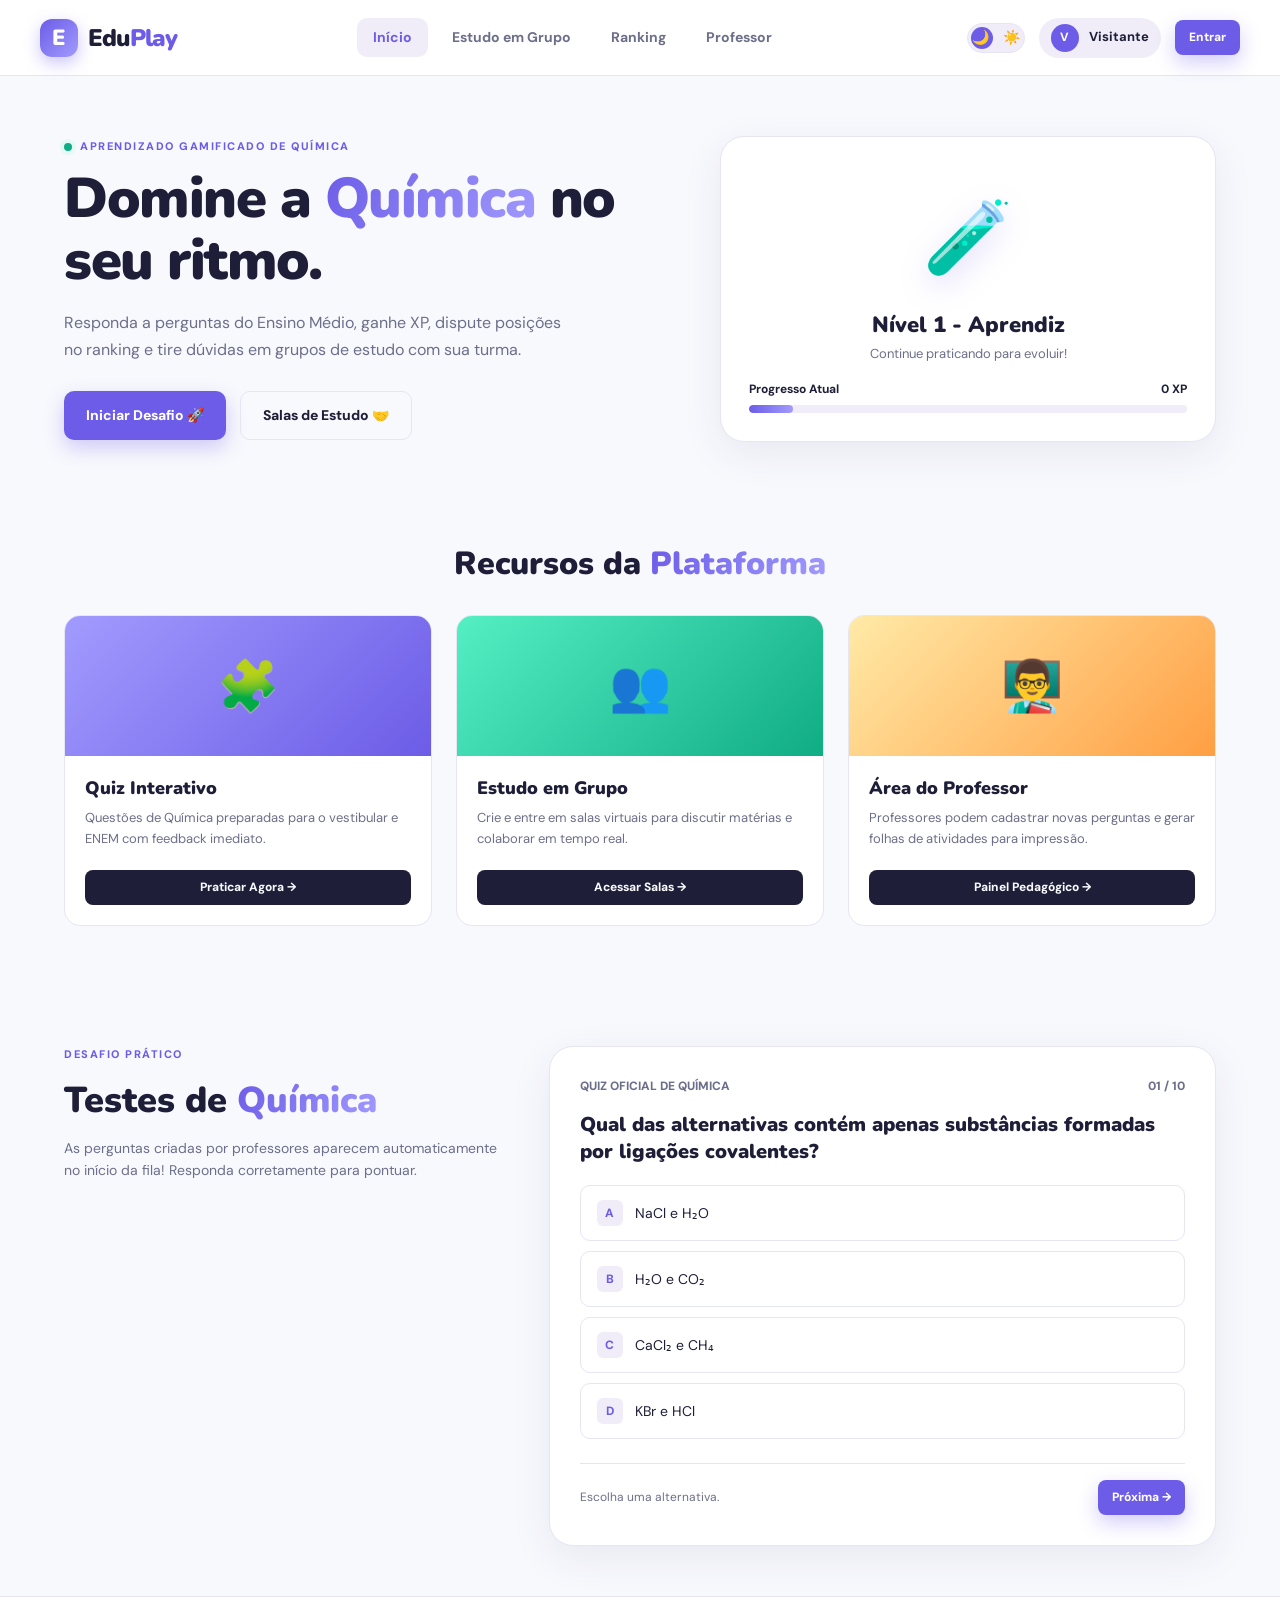
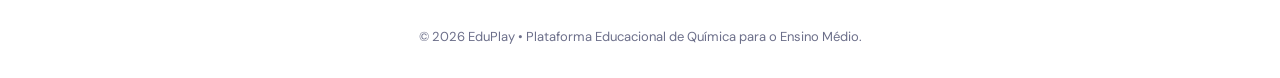
<file: eduplay_plataforma_educacional.html>
<!DOCTYPE html>
<html lang="pt-BR" data-theme="light">
<head>
  <meta charset="UTF-8">
  <meta name="viewport" content="width=device-width, initial-scale=1.0">
  <meta name="description" content="EduPlay - Plataforma interativa de aprendizagem em Química para o Ensino Médio.">
  <title>EduPlay | Aprender Jogando</title>
  <link rel="preconnect" href="https://fonts.googleapis.com">
  <link rel="preconnect" href="https://fonts.gstatic.com" crossorigin>
  <link href="https://fonts.googleapis.com/css2?family=DM+Sans:wght@400;500;600;700;800&family=Nunito:wght@600;700;800;900&display=swap" rel="stylesheet">
  <style>
    :root {
      --bg-body: #f8f9fd;
      --bg-surface: #ffffff;
      --bg-card: #ffffff;
      --bg-subtle: #f0edf9;
      --ink: #1e1e38;
      --muted: #6c6f8a;
      --line: #e6e5f3;
      --purple: #6c5ce7;
      --purple-hover: #5b4cc4;
      --purple-light: #eeeaff;
      --green: #10ac84;
      --green-bg: #e6f9f4;
      --red: #ee5253;
      --red-bg: #ffeae9;
      --orange: #ff9f43;
      --orange-bg: #fff4e6;
      --shadow: 0 12px 40px rgba(45, 37, 100, 0.08);
      --shadow-hover: 0 20px 50px rgba(45, 37, 100, 0.14);
      --radius-sm: 10px;
      --radius-md: 16px;
      --radius-lg: 24px;
      --transition: all 0.25s cubic-bezier(0.16, 1, 0.3, 1);
    }

    [data-theme="dark"] {
      --bg-body: #0f0f1a;
      --bg-surface: #181828;
      --bg-card: #1f1f33;
      --bg-subtle: #292946;
      --ink: #f1f1f9;
      --muted: #9da1c0;
      --line: #2e2e4a;
      --purple-light: #2b274c;
      --green-bg: #11362d;
      --red-bg: #3d1b1c;
      --orange-bg: #3d2b17;
      --shadow: 0 12px 40px rgba(0, 0, 0, 0.35);
      --shadow-hover: 0 20px 50px rgba(0, 0, 0, 0.5);
    }

    * { box-sizing: border-box; margin: 0; padding: 0; }
    html { scroll-behavior: smooth; }
    body {
      background-color: var(--bg-body);
      color: var(--ink);
      font-family: 'DM Sans', sans-serif;
      line-height: 1.6;
      transition: background-color 0.3s ease, color 0.3s ease;
      min-height: 100vh;
      display: flex;
      flex-direction: column;
    }

    a { color: inherit; text-decoration: none; }
    button, input, select, textarea { font: inherit; color: inherit; }

    /* Header & Nav */
    .topbar {
      height: 76px;
      padding: 0 max(calc((100% - 1200px)/2), 24px);
      display: flex;
      align-items: center;
      justify-content: space-between;
      border-bottom: 1px solid var(--line);
      background: var(--bg-surface);
      position: sticky;
      top: 0;
      z-index: 100;
      backdrop-filter: blur(14px);
      transition: var(--transition);
    }

    .brand {
      display: flex;
      align-items: center;
      gap: 10px;
      font: 900 24px 'Nunito', sans-serif;
      letter-spacing: -0.8px;
      cursor: pointer;
    }

    .brand-mark {
      width: 38px;
      height: 38px;
      border-radius: 12px;
      background: linear-gradient(135deg, var(--purple), #a29bfe);
      color: #fff;
      display: grid;
      place-items: center;
      font-size: 22px;
      box-shadow: 0 6px 16px rgba(108, 92, 231, 0.35);
    }

    .brand-accent { color: var(--purple); }

    .nav-links { display: flex; gap: 8px; }
    .nav-btn {
      background: none;
      border: none;
      cursor: pointer;
      font-size: 14px;
      font-weight: 700;
      color: var(--muted);
      padding: 8px 16px;
      border-radius: var(--radius-sm);
      transition: var(--transition);
    }

    .nav-btn:hover, .nav-btn.active {
      color: var(--purple);
      background: var(--bg-subtle);
    }

    .nav-actions { display: flex; align-items: center; gap: 14px; }

    /* Dark mode toggle switch */
    .theme-toggle {
      background: var(--bg-subtle);
      border: 1px solid var(--line);
      border-radius: 30px;
      padding: 4px;
      width: 58px;
      height: 30px;
      cursor: pointer;
      display: flex;
      align-items: center;
      justify-content: space-between;
      position: relative;
      transition: var(--transition);
    }

    .theme-toggle span { font-size: 14px; z-index: 1; }
    .theme-ball {
      position: absolute;
      left: 3px;
      width: 22px;
      height: 22px;
      border-radius: 50%;
      background: var(--purple);
      transition: transform 0.3s cubic-bezier(0.68, -0.55, 0.27, 1.55);
    }

    [data-theme="dark"] .theme-ball { transform: translateX(28px); }

    .user-badge {
      display: flex;
      align-items: center;
      gap: 10px;
      font-size: 13px;
      font-weight: 700;
      background: var(--bg-subtle);
      padding: 6px 12px;
      border-radius: 30px;
    }

    .avatar {
      width: 28px;
      height: 28px;
      border-radius: 50%;
      background: var(--purple);
      color: #fff;
      display: grid;
      place-items: center;
      font-weight: 800;
      font-size: 12px;
    }

    /* Buttons */
    .btn {
      border: none;
      border-radius: var(--radius-sm);
      padding: 12px 22px;
      display: inline-flex;
      align-items: center;
      justify-content: center;
      gap: 10px;
      font-weight: 800;
      font-size: 14px;
      cursor: pointer;
      transition: var(--transition);
    }

    .btn:hover { transform: translateY(-2px); }
    .btn:active { transform: translateY(0); }

    .btn-primary {
      background: var(--purple);
      color: #fff;
      box-shadow: 0 8px 20px rgba(108, 92, 231, 0.3);
    }

    .btn-primary:hover { background: var(--purple-hover); }

    .btn-ghost {
      background: transparent;
      border: 1px solid var(--line);
      color: var(--ink);
    }

    .btn-ghost:hover { background: var(--bg-subtle); }

    .btn-dark { background: var(--ink); color: var(--bg-body); }
    .btn-small { padding: 8px 14px; font-size: 12px; border-radius: 8px; }
    .full-width { width: 100%; }

    /* Containers */
    .section-wrap { max-width: 1200px; margin: 0 auto; padding: 0 24px; width: 100%; }
    .page-section { display: none; opacity: 0; transform: translateY(10px); transition: opacity 0.3s ease, transform 0.3s ease; }
    .page-section.active { display: block; opacity: 1; transform: translateY(0); }

    /* Hero Section */
    .hero {
      display: grid;
      grid-template-columns: 1.1fr 0.9fr;
      align-items: center;
      gap: 50px;
      padding: 60px 24px;
    }

    .eyebrow {
      font-size: 11px;
      font-weight: 800;
      letter-spacing: 1.5px;
      color: var(--purple);
      display: flex;
      align-items: center;
      gap: 8px;
      margin-bottom: 12px;
    }

    .pulse {
      width: 8px;
      height: 8px;
      background: var(--green);
      border-radius: 50%;
      box-shadow: 0 0 0 4px var(--green-bg);
    }

    .hero h1 {
      font: 900 clamp(36px, 4.5vw, 56px)/1.1 'Nunito', sans-serif;
      letter-spacing: -1.5px;
      margin-bottom: 18px;
    }

    .gradient-text {
      background: linear-gradient(120deg, var(--purple), #a29bfe);
      -webkit-background-clip: text;
      background-clip: text;
      color: transparent;
    }

    .hero-lead {
      color: var(--muted);
      font-size: 16px;
      line-height: 1.7;
      max-width: 500px;
      margin-bottom: 28px;
    }

    .hero-actions { display: flex; gap: 14px; }

    .hero-card {
      background: var(--bg-card);
      border: 1px solid var(--line);
      border-radius: var(--radius-lg);
      padding: 28px;
      box-shadow: var(--shadow);
      text-align: center;
      position: relative;
    }

    .mascot { font-size: 72px; margin: 15px 0; filter: drop-shadow(0 10px 15px rgba(108, 92, 231, 0.2)); }
    .progress-bar-wrap { margin-top: 15px; }
    .progress-label { display: flex; justify-content: space-between; font-size: 12px; font-weight: 700; margin-bottom: 6px; }
    .track { height: 8px; background: var(--bg-subtle); border-radius: 10px; overflow: hidden; }
    .fill { height: 100%; background: linear-gradient(90deg, var(--purple), #a29bfe); border-radius: 10px; }

    /* Features / Activity Grid */
    .activities-section { padding: 40px 24px 70px; }
    .section-heading { margin-bottom: 30px; text-align: center; }
    .section-heading h2 { font: 900 32px 'Nunito', sans-serif; }

    .activity-grid {
      display: grid;
      grid-template-columns: repeat(auto-fit, minmax(280px, 1fr));
      gap: 24px;
    }

    .activity-card {
      background: var(--bg-card);
      border: 1px solid var(--line);
      border-radius: var(--radius-md);
      overflow: hidden;
      transition: var(--transition);
      display: flex;
      flex-direction: column;
    }

    .activity-card:hover { transform: translateY(-6px); box-shadow: var(--shadow-hover); }

    .activity-banner {
      height: 140px;
      display: flex;
      align-items: center;
      justify-content: center;
      font-size: 50px;
    }

    .bg-purple { background: linear-gradient(135deg, #a29bfe, var(--purple)); }
    .bg-orange { background: linear-gradient(135deg, #ffeaa7, var(--orange)); }
    .bg-green { background: linear-gradient(135deg, #55efc4, var(--green)); }

    .activity-content { padding: 20px; display: flex; flex-direction: column; flex: 1; }
    .activity-content h3 { font: 900 18px 'Nunito', sans-serif; margin-bottom: 8px; }
    .activity-content p { font-size: 13px; color: var(--muted); margin-bottom: 20px; flex: 1; }

    /* Quiz Container */
    .quiz-section {
      display: grid;
      grid-template-columns: 0.8fr 1.2fr;
      gap: 40px;
      align-items: start;
      padding: 50px 24px;
    }

    .quiz-card {
      background: var(--bg-card);
      border: 1px solid var(--line);
      border-radius: var(--radius-lg);
      padding: 30px;
      box-shadow: var(--shadow);
    }

    .quiz-header {
      display: flex;
      justify-content: space-between;
      align-items: center;
      margin-bottom: 15px;
      font-size: 12px;
      font-weight: 800;
      color: var(--muted);
    }

    .badge-teacher {
      background: var(--orange-bg);
      color: var(--orange);
      padding: 4px 10px;
      border-radius: 20px;
      font-size: 11px;
      font-weight: 800;
    }

    .question-title { font: 900 20px 'Nunito', sans-serif; margin-bottom: 20px; }

    .options-grid { display: grid; gap: 10px; }

    .option-btn {
      background: var(--bg-surface);
      border: 1px solid var(--line);
      border-radius: var(--radius-sm);
      padding: 14px 16px;
      text-align: left;
      font-size: 14px;
      cursor: pointer;
      display: flex;
      align-items: center;
      gap: 12px;
      transition: var(--transition);
    }

    .option-btn:hover { border-color: var(--purple); background: var(--bg-subtle); }

    .option-letter {
      width: 26px;
      height: 26px;
      border-radius: 6px;
      background: var(--bg-subtle);
      color: var(--purple);
      font-weight: 800;
      display: grid;
      place-items: center;
      font-size: 12px;
    }

    .option-btn.correct { border-color: var(--green); background: var(--green-bg); color: var(--green); }
    .option-btn.wrong { border-color: var(--red); background: var(--red-bg); color: var(--red); }

    .quiz-feedback {
      margin-top: 18px;
      padding: 14px;
      border-radius: var(--radius-sm);
      font-size: 13px;
      line-height: 1.5;
    }

    .quiz-feedback.success { background: var(--green-bg); color: var(--green); }
    .quiz-feedback.error { background: var(--red-bg); color: var(--red); }

    .quiz-footer {
      margin-top: 24px;
      padding-top: 16px;
      border-top: 1px solid var(--line);
      display: flex;
      justify-content: space-between;
      align-items: center;
    }

    /* Subpages Shared */
    .subpage-title { text-align: center; margin: 40px 0 30px; }
    .subpage-title h1 { font: 900 36px 'Nunito', sans-serif; }
    .subpage-title p { color: var(--muted); font-size: 15px; }

    /* Ranking Page */
    .podium-container {
      display: grid;
      grid-template-columns: repeat(3, 1fr);
      gap: 16px;
      max-width: 600px;
      margin: 0 auto 35px;
      align-items: end;
    }

    .podium-item {
      background: var(--bg-card);
      border: 1px solid var(--line);
      border-radius: var(--radius-md);
      padding: 20px 10px;
      text-align: center;
      box-shadow: var(--shadow);
    }

    .podium-item.first {
      border-color: var(--purple);
      background: var(--purple-light);
      padding-top: 30px;
    }

    .podium-icon { font-size: 32px; margin-bottom: 6px; }
    .podium-name { font-weight: 800; font-size: 14px; display: block; }
    .podium-xp { font-size: 12px; color: var(--purple); font-weight: 800; }

    .ranking-list {
      max-width: 750px;
      margin: 0 auto;
      background: var(--bg-card);
      border: 1px solid var(--line);
      border-radius: var(--radius-md);
      overflow: hidden;
      box-shadow: var(--shadow);
    }

    .ranking-row {
      display: grid;
      grid-template-columns: 50px 1fr 100px;
      align-items: center;
      padding: 16px 20px;
      border-bottom: 1px solid var(--line);
    }

    .ranking-row:last-child { border-bottom: none; }
    .rank-num { font: 900 16px 'Nunito', sans-serif; color: var(--muted); }
    .rank-user { display: flex; align-items: center; gap: 12px; font-weight: 800; font-size: 14px; }
    .rank-pts { text-align: right; font-weight: 800; color: var(--purple); font-size: 14px; }

    /* Estudo em Grupo Page */
    .groups-layout {
      display: grid;
      grid-template-columns: 320px 1fr;
      gap: 24px;
      height: 600px;
      margin-bottom: 50px;
    }

    .sidebar-card {
      background: var(--bg-card);
      border: 1px solid var(--line);
      border-radius: var(--radius-md);
      padding: 20px;
      display: flex;
      flex-direction: column;
      box-shadow: var(--shadow);
    }

    .sidebar-card h3 { font: 900 18px 'Nunito', sans-serif; margin-bottom: 15px; }

    .room-list {
      display: flex;
      flex-direction: column;
      gap: 10px;
      overflow-y: auto;
      flex: 1;
      padding-right: 4px;
    }

    .room-item {
      padding: 12px;
      border: 1px solid var(--line);
      border-radius: var(--radius-sm);
      cursor: pointer;
      transition: var(--transition);
      background: var(--bg-surface);
    }

    .room-item:hover, .room-item.active {
      border-color: var(--purple);
      background: var(--bg-subtle);
    }

    .room-item h4 { font-size: 14px; font-weight: 800; margin-bottom: 4px; }
    .room-item p { font-size: 11px; color: var(--muted); }

    .chat-card {
      background: var(--bg-card);
      border: 1px solid var(--line);
      border-radius: var(--radius-md);
      display: flex;
      flex-direction: column;
      box-shadow: var(--shadow);
      overflow: hidden;
    }

    .chat-header {
      padding: 16px 20px;
      border-bottom: 1px solid var(--line);
      background: var(--bg-surface);
      display: flex;
      justify-content: space-between;
      align-items: center;
    }

    .chat-messages {
      flex: 1;
      padding: 20px;
      overflow-y: auto;
      display: flex;
      flex-direction: flex-col;
      gap: 12px;
    }

    .chat-msg {
      max-width: 75%;
      padding: 10px 14px;
      border-radius: 14px;
      font-size: 13px;
      line-height: 1.4;
      margin-bottom: 8px;
    }

    .chat-msg.sent {
      background: var(--purple);
      color: #fff;
      align-self: flex-end;
      border-bottom-right-radius: 2px;
      margin-left: auto;
    }

    .chat-msg.received {
      background: var(--bg-subtle);
      color: var(--ink);
      align-self: flex-start;
      border-bottom-left-radius: 2px;
    }

    .chat-author { font-size: 10px; font-weight: 800; opacity: 0.8; margin-bottom: 2px; display: block; }

    .chat-input-area {
      padding: 14px;
      border-top: 1px solid var(--line);
      display: flex;
      gap: 10px;
      background: var(--bg-surface);
    }

    .chat-input-area input {
      flex: 1;
      padding: 10px 14px;
      border: 1px solid var(--line);
      border-radius: var(--radius-sm);
      background: var(--bg-body);
    }

    /* Teacher Page Form */
    .form-card {
      background: var(--bg-card);
      border: 1px solid var(--line);
      border-radius: var(--radius-md);
      padding: 28px;
      box-shadow: var(--shadow);
      max-width: 800px;
      margin: 0 auto 30px;
    }

    .field { margin-bottom: 16px; }
    .field label { font-size: 12px; font-weight: 800; display: block; margin-bottom: 6px; }
    .field input, .field select, .field textarea {
      width: 100%;
      padding: 12px;
      border: 1px solid var(--line);
      border-radius: var(--radius-sm);
      background: var(--bg-body);
      color: var(--ink);
      transition: var(--transition);
    }

    .field input:focus, .field select:focus, .field textarea:focus {
      border-color: var(--purple);
      outline: none;
    }

    .created-questions-list {
      max-width: 800px;
      margin: 0 auto 40px;
    }

    .q-item {
      background: var(--bg-card);
      border: 1px solid var(--line);
      border-radius: var(--radius-sm);
      padding: 16px;
      margin-bottom: 10px;
      display: flex;
      justify-content: space-between;
      align-items: center;
    }

    .q-item-info b { font-size: 14px; display: block; margin-bottom: 4px; }
    .q-item-info span { font-size: 12px; color: var(--muted); }

    /* Footer */
    footer {
      margin-top: auto;
      border-top: 1px solid var(--line);
      padding: 30px 24px;
      background: var(--bg-surface);
      text-align: center;
      font-size: 13px;
      color: var(--muted);
    }

    /* Modals & Toast */
    .modal-backdrop {
      position: fixed;
      inset: 0;
      background: rgba(0, 0, 0, 0.6);
      z-index: 200;
      display: grid;
      place-items: center;
      padding: 20px;
      backdrop-filter: blur(4px);
    }

    .modal-backdrop[hidden] { display: none; }

    .modal {
      background: var(--bg-card);
      border: 1px solid var(--line);
      border-radius: var(--radius-lg);
      padding: 30px;
      width: min(100%, 420px);
      box-shadow: var(--shadow-hover);
      position: relative;
    }

    .modal-close {
      position: absolute;
      top: 16px;
      right: 16px;
      background: none;
      border: none;
      font-size: 20px;
      cursor: pointer;
      color: var(--muted);
    }

    .toast {
      position: fixed;
      bottom: 24px;
      right: 24px;
      background: var(--ink);
      color: var(--bg-body);
      padding: 12px 20px;
      border-radius: var(--radius-sm);
      font-size: 13px;
      font-weight: 700;
      box-shadow: var(--shadow);
      z-index: 300;
      transform: translateY(100px);
      opacity: 0;
      transition: var(--transition);
    }

    .toast.show { transform: translateY(0); opacity: 1; }

    /* Responsive */
    @media (max-width: 850px) {
      .hero { grid-template-columns: 1fr; text-align: center; gap: 30px; }
      .hero-actions { justify-content: center; }
      .quiz-section { grid-template-columns: 1fr; }
      .groups-layout { grid-template-columns: 1fr; height: auto; }
      .chat-card { height: 450px; }
      .topbar { padding: 0 16px; }
      .nav-links { display: none; }
    }
  </style>
</head>
<body>

  <!-- Topbar Header -->
  <header class="topbar">
    <div class="brand" onclick="navigateTo('home')">
      <div class="brand-mark">E</div>
      <span>Edu<span class="brand-accent">Play</span></span>
    </div>

    <nav class="nav-links">
      <button id="nav-home" class="nav-btn active" onclick="navigateTo('home')">Início</button>
      <button id="nav-groups" class="nav-btn" onclick="navigateTo('groups')">Estudo em Grupo</button>
      <button id="nav-ranking" class="nav-btn" onclick="navigateTo('ranking')">Ranking</button>
      <button id="nav-teacher" class="nav-btn" onclick="navigateTo('teacher')">Professor</button>
    </nav>

    <div class="nav-actions">
      <!-- Dark Mode Switch -->
      <button class="theme-toggle" id="themeToggle" aria-label="Alternar tema">
        <span>🌙</span>
        <span>☀️</span>
        <div class="theme-ball"></div>
      </button>

      <div class="user-badge">
        <div class="avatar" id="userAvatar">A</div>
        <span id="navUserName">Visitante</span>
      </div>

      <button class="btn btn-primary btn-small" id="loginBtn">Entrar</button>
    </div>
  </header>

  <!-- CONTENT PAGES -->
  <main>

    <!-- PAGE 1: INÍCIO / QUIZ -->
    <div id="page-home" class="page-section active">
      <section class="section-wrap hero">
        <div class="hero-copy">
          <div class="eyebrow"><span class="pulse"></span> APRENDIZADO GAMIFICADO DE QUÍMICA</div>
          <h1>Domine a <span class="gradient-text">Química</span> no seu ritmo.</h1>
          <p class="hero-lead">Responda a perguntas do Ensino Médio, ganhe XP, dispute posições no ranking e tire dúvidas em grupos de estudo com sua turma.</p>
          <div class="hero-actions">
            <button class="btn btn-primary" onclick="scrollToQuiz()">Iniciar Desafio 🚀</button>
            <button class="btn btn-ghost" onclick="navigateTo('groups')">Salas de Estudo 🤝</button>
          </div>
        </div>
        
        <div class="hero-card">
          <div class="mascot">🧪</div>
          <h3 style="font: 900 22px 'Nunito';">Nível 1 - Aprendiz</h3>
          <p style="font-size: 13px; color: var(--muted); margin-top: 4px;">Continue praticando para evoluir!</p>
          <div class="progress-bar-wrap">
            <div class="progress-label"><span>Progresso Atual</span><b id="heroXpText">0 XP</b></div>
            <div class="track"><div class="fill" id="heroXpBar" style="width: 10%;"></div></div>
          </div>
        </div>
      </section>

      <!-- Grade de Destaques -->
      <section class="section-wrap activities-section">
        <div class="section-heading">
          <h2>Recursos da <span class="gradient-text">Plataforma</span></h2>
        </div>
        <div class="activity-grid">
          <div class="activity-card">
            <div class="activity-banner bg-purple">🧩</div>
            <div class="activity-content">
              <h3>Quiz Interativo</h3>
              <p>Questões de Química preparadas para o vestibular e ENEM com feedback imediato.</p>
              <button class="btn btn-dark btn-small" onclick="scrollToQuiz()">Praticar Agora →</button>
            </div>
          </div>
          <div class="activity-card">
            <div class="activity-banner bg-green">👥</div>
            <div class="activity-content">
              <h3>Estudo em Grupo</h3>
              <p>Crie e entre em salas virtuais para discutir matérias e colaborar em tempo real.</p>
              <button class="btn btn-dark btn-small" onclick="navigateTo('groups')">Acessar Salas →</button>
            </div>
          </div>
          <div class="activity-card">
            <div class="activity-banner bg-orange">👨‍🏫</div>
            <div class="activity-content">
              <h3>Área do Professor</h3>
              <p>Professores podem cadastrar novas perguntas e gerar folhas de atividades para impressão.</p>
              <button class="btn btn-dark btn-small" onclick="navigateTo('teacher')">Painel Pedagógico →</button>
            </div>
          </div>
        </div>
      </section>

      <!-- Quiz Section -->
      <section class="section-wrap quiz-section" id="quizContainer">
        <div>
          <div class="eyebrow">DESAFIO PRÁTICO</div>
          <h2 style="font: 900 36px 'Nunito'; margin-bottom: 12px;">Testes de <span class="gradient-text">Química</span></h2>
          <p style="color: var(--muted); font-size: 14px; line-height: 1.6;">As perguntas criadas por professores aparecem automaticamente no início da fila! Responda corretamente para pontuar.</p>
        </div>

        <div class="quiz-card">
          <div class="quiz-header">
            <span id="quizBadgeType">QUIZ OFICIAL</span>
            <span id="quizProgressText">01 / 10</span>
          </div>

          <h3 class="question-title" id="questionText">Carregando pergunta...</h3>

          <div class="options-grid" id="optionsContainer"></div>

          <div class="quiz-feedback" id="quizFeedback" hidden></div>

          <div class="quiz-footer">
            <span id="quizHintText" style="font-size: 12px; color: var(--muted);">Escolha uma alternativa.</span>
            <button class="btn btn-primary btn-small" id="nextQuestionBtn" disabled>Próxima →</button>
          </div>
        </div>
      </section>
    </div>

    <!-- PAGE 2: ESTUDO EM GRUPO -->
    <div id="page-groups" class="page-section">
      <div class="section-wrap subpage-title">
        <div class="eyebrow" style="justify-content: center;"><span class="pulse"></span> APRENDER EM EQUIPE</div>
        <h1>Salas de <span class="gradient-text">Estudo Coletivo</span></h1>
        <p>Junte-se a uma sala temática para debater conteúdos de Química ou crie a sua própria sala.</p>
      </div>

      <div class="section-wrap groups-layout">
        <!-- Sidebar: Salas -->
        <div class="sidebar-card">
          <h3>Salas Ativas</h3>
          <div class="room-list" id="roomList"></div>
          <button class="btn btn-primary full-width" style="margin-top: 15px;" onclick="openCreateRoomModal()">+ Criar Nova Sala</button>
        </div>

        <!-- Chat Principal da Sala -->
        <div class="chat-card">
          <div class="chat-header">
            <div>
              <h4 id="activeRoomTitle" style="font-weight: 800;">Selecione uma sala</h4>
              <p id="activeRoomDesc" style="font-size: 11px; color: var(--muted);">Conecte-se para interagir</p>
            </div>
            <span style="font-size: 12px; font-weight: 800; color: var(--green);" id="activeRoomCount">● 1 online</span>
          </div>

          <div class="chat-messages" id="chatMessages">
            <div style="text-align: center; color: var(--muted); margin-top: 50px; font-size: 13px;">Selecione ou crie uma sala para começar a conversar!</div>
          </div>

          <div class="chat-input-area">
            <input type="text" id="chatInput" placeholder="Digite sua dúvida ou comentário..." onkeypress="handleChatEnter(event)">
            <button class="btn btn-primary btn-small" onclick="sendChatMessage()">Enviar</button>
          </div>
        </div>
      </div>
    </div>

    <!-- PAGE 3: RANKING -->
    <div id="page-ranking" class="page-section">
      <div class="section-wrap subpage-title">
        <div class="eyebrow" style="justify-content: center;">CLASSIFICAÇÃO GERAL</div>
        <h1>Ranking dos <span class="gradient-text">Estudantes</span></h1>
        <p id="studentCountText">Carregando ranking...</p>
      </div>

      <div class="section-wrap">
        <div class="podium-container" id="podiumContainer"></div>
        <div class="ranking-list" id="rankingList"></div>
      </div>
    </div>

    <!-- PAGE 4: PAINEL DO PROFESSOR -->
    <div id="page-teacher" class="page-section">
      <div class="section-wrap subpage-title">
        <div class="eyebrow" style="justify-content: center;">ÁREA PEDAGÓGICA</div>
        <h1>Painel do <span class="gradient-text">Professor</span></h1>
        <p>Cadastre questões ativas para o quiz online ou prepare materiais impressos com gabarito.</p>
      </div>

      <div class="section-wrap">
        <div class="form-card">
          <h2 style="font: 900 22px 'Nunito'; margin-bottom: 20px;">Criar Nova Pergunta</h2>
          <form id="teacherForm">
            <div class="field">
              <label for="teacherPrompt">Enunciado / Pergunta</label>
              <textarea id="teacherPrompt" rows="3" placeholder="Ex.: Qual o produto da reação de neutralização entre HCl e NaOH?" required></textarea>
            </div>

            <div class="field">
              <label for="teacherType">Tipo de Questão</label>
              <select id="teacherType" onchange="toggleTeacherFields()">
                <option value="choice">Múltipla Escolha (Online e Impresso)</option>
                <option value="written">Resposta Escrita (Exclusivo para Impressão)</option>
              </select>
            </div>

            <div id="teacherChoiceGroup">
              <div class="field"><label for="optA">Alternativa A</label><input type="text" id="optA" placeholder="Opção A"></div>
              <div class="field"><label for="optB">Alternativa B</label><input type="text" id="optB" placeholder="Opção B"></div>
              <div class="field"><label for="optC">Alternativa C</label><input type="text" id="optC" placeholder="Opção C"></div>
              <div class="field"><label for="optD">Alternativa D</label><input type="text" id="optD" placeholder="Opção D"></div>
              
              <div class="field">
                <label for="correctOpt">Gabarito (Opção Correta)</label>
                <select id="correctOpt">
                  <option value="0">Alternativa A</option>
                  <option value="1">Alternativa B</option>
                  <option value="2">Alternativa C</option>
                  <option value="3">Alternativa D</option>
                </select>
              </div>
            </div>

            <div class="field">
              <label for="teacherExplanation">Explicação Pedagógica (Feedback do Quiz)</label>
              <input type="text" id="teacherExplanation" placeholder="Explicativo curto exibido ao responder">
            </div>

            <button type="submit" class="btn btn-primary full-width">Salvar e Publicar Questão</button>
          </form>
        </div>

        <!-- Lista de Criadas -->
        <div class="created-questions-list">
          <h3 style="font: 900 20px 'Nunito'; margin-bottom: 15px;">Perguntas Cadastradas</h3>
          <div id="teacherQuestionsList"></div>

          <div style="margin-top: 25px; background: var(--bg-card); padding: 20px; border-radius: var(--radius-md); border: 1px solid var(--line);">
            <h4 style="font-weight: 800; margin-bottom: 10px;">Gerar Atividade Impressa (PDF)</h4>
            <div class="field">
              <label for="printTitle">Título da Prova / Atividade</label>
              <input type="text" id="printTitle" value="Avaliação de Química - Ensino Médio">
            </div>
            <button class="btn btn-primary" onclick="generatePrintablePDF()">Imprimir Folha de Questões</button>
          </div>
        </div>
      </div>
    </div>

  </main>

  <footer>
    <div class="section-wrap">
      <p>© 2026 EduPlay • Plataforma Educacional de Química para o Ensino Médio.</p>
    </div>
  </footer>

  <!-- MODAL: LOGIN / CADASTRO DE ALUNO -->
  <div class="modal-backdrop" id="loginModal" hidden>
    <div class="modal">
      <button class="modal-close" onclick="closeModal('loginModal')">×</button>
      <h2 style="font: 900 24px 'Nunito'; margin-bottom: 8px;">Identifique-se</h2>
      <p style="font-size: 13px; color: var(--muted); margin-bottom: 20px;">Digite seu nome para salvar seus pontos no ranking.</p>
      
      <form id="studentLoginForm">
        <div class="field">
          <label for="studentNameInput">Seu Nome Completo</label>
          <input type="text" id="studentNameInput" placeholder="Ex.: Maria Souza" required>
        </div>
        <div class="field">
          <label for="studentEmailInput">E-mail</label>
          <input type="email" id="studentEmailInput" placeholder="maria@escola.com" required>
        </div>
        <button class="btn btn-primary full-width" type="submit">Salvar Perfil</button>
      </form>
    </div>
  </div>

  <!-- MODAL: CRIAR SALA DE ESTUDO -->
  <div class="modal-backdrop" id="createRoomModal" hidden>
    <div class="modal">
      <button class="modal-close" onclick="closeModal('createRoomModal')">×</button>
      <h2 style="font: 900 24px 'Nunito'; margin-bottom: 8px;">Nova Sala de Estudo</h2>
      <p style="font-size: 13px; color: var(--muted); margin-bottom: 20px;">Crie um grupo temático para estudar com sua turma.</p>
      
      <form id="createRoomForm">
        <div class="field">
          <label for="roomNameInput">Nome da Sala</label>
          <input type="text" id="roomNameInput" placeholder="Ex.: Revisão para o ENEM - Orgânica" required>
        </div>
        <div class="field">
          <label for="roomDescInput">Tópico principal</label>
          <input type="text" id="roomDescInput" placeholder="Ex.: Funções oxigenadas e reações" required>
        </div>
        <button class="btn btn-primary full-width" type="submit">Criar Sala</button>
      </form>
    </div>
  </div>

  <!-- TOAST NOTIFICATION -->
  <div class="toast" id="toast">Notificação</div>

  <script>
    /* ==========================================================================
       ESTADO GLOBAL & LOCALSTORAGE
       ========================================================================== */
    const STORAGE_KEYS = {
      THEME: 'eduplay_theme',
      STUDENTS: 'eduplay_students_v4',
      CURRENT_USER: 'eduplay_current_user_v4',
      TEACHER_QUESTIONS: 'eduplay_teacher_questions_v4',
      STUDY_ROOMS: 'eduplay_rooms_v4',
      CHAT_MESSAGES: 'eduplay_chat_messages_v4'
    };

    // 10 Perguntas Padrão de Química do Ensino Médio
    const defaultChemistryQuestions = [
      {
        id: 'def_1',
        prompt: "Qual das alternativas contém apenas substâncias formadas por ligações covalentes?",
        options: ["NaCl e H₂O", "H₂O e CO₂", "CaCl₂ e CH₄", "KBr e HCl"],
        correct: 1,
        explanation: "H₂O e CO₂ são compostos formados exclusivamente por ametais, realizando compartilhamento de elétrons (ligações covalentes).",
        isTeacher: false
      },
      {
        id: 'def_2',
        prompt: "Em uma solução aquosa com pH igual a 3 a 25 °C, a solução é classificada como:",
        options: ["Ácida", "Básica", "Neutra", "Alcalina"],
        correct: 0,
        explanation: "Soluções com pH menor que 7 a 25 °C possuem maior concentração de íons H⁺ e são consideradas ácidas.",
        isTeacher: false
      },
      {
        id: 'def_3',
        prompt: "Qual função orgânica é caracterizada pela presença da hidroxila (-OH) ligada a um carbono saturado?",
        options: ["Aldeído", "Ácido Carboxílico", "Álcool", "Cetona"],
        correct: 2,
        explanation: "Os álcoois possuem o grupo funcional hidroxila (-OH) ligado diretamente a um carbono sp³ (saturado).",
        isTeacher: false
      },
      {
        id: 'def_4',
        prompt: "Qual partícula subatômica possui carga elétrica positiva e está localizada no núcleo do átomo?",
        options: ["Elétron", "Nêutron", "Próton", "Pósitron"],
        correct: 2,
        explanation: "Os prótons possuem carga positiva (+1) e compõem o núcleo atômico juntamente com os nêutrons.",
        isTeacher: false
      },
      {
        id: 'def_5',
        prompt: "O elemento químico sódio (Na, Z=11) pertence a qual família da Tabela Periódica?",
        options: ["Gases Nobres", "Metais Alcalinos", "Halogênios", "Metais Alcalino-Terrosos"],
        correct: 1,
        explanation: "O Sódio está no Grupo 1 (Família 1A), sendo classificado como um Metal Alcalino.",
        isTeacher: false
      },
      {
        id: 'def_6',
        prompt: "Qual transformação representa um fenômeno químico?",
        options: ["Derretimento de um cubo de gelo", "Evaporação da água", "Queima de uma vela (combustão)", "Corte de uma folha de papel"],
        correct: 2,
        explanation: "A combustão da vela altera a natureza da matéria, formando novas substâncias (CO₂ e H₂O), caracterizando um fenômeno químico.",
        isTeacher: false
      },
      {
        id: 'def_7',
        prompt: "Segundo a Lei de Lavoisier (Conservação das Massas), em um sistema fechado:",
        options: ["A massa dos produtos é maior que a dos reagentes", "A massa total dos reagentes é igual à massa total dos produtos", "A massa diminui após o término da reação", "Os átomos mudam de elemento químico"],
        correct: 1,
        explanation: "Na natureza nada se cria, nada se perde, tudo se transforma: a massa total se conserva.",
        isTeacher: false
      },
      {
        id: 'def_8',
        prompt: "Qual das opções representa um exemplo de hidrocarboneto aromático?",
        options: ["Metano", "Benzeno", "Etanol", "Acetona"],
        correct: 1,
        explanation: "O Benzeno (C₆H₆) é o hidrocarboneto aromático fundamental, contendo o anel benzênico.",
        isTeacher: false
      },
      {
        id: 'def_9',
        prompt: "O processo de separação de misturas heterogêneas sólido-líquido utilizando uma barreira porosa é chamado de:",
        options: ["Destilação", "Filtração", "Decantação", "Evaporação"],
        correct: 0,
        explanation: "A filtração retém a fase sólida no filtro enquanto permite a passagem da fase líquida.",
        isTeacher: false
      },
      {
        id: 'def_10',
        prompt: "Qual o número de mols contido em 36 gramas de água (H₂O)? (Massa molar da água = 18 g/mol)",
        options: ["1 mol", "2 mols", "3 mols", "18 mols"],
        correct: 1,
        explanation: "Número de mols n = massa / massa molar = 36 g / 18 g/mol = 2 mols.",
        isTeacher: false
      }
    ];

    // Salas de estudo padrões iniciais
    const defaultRooms = [
      { id: 'room_1', name: 'Revisão ENEM - Química Orgânica', desc: 'Cadeias carbônicas e Funções oxigenadas' },
      { id: 'room_2', name: 'Dúvidas de Estequiometria', desc: 'Cálculo de massa, mol e rendimento' },
      { id: 'room_3', name: 'Tabela Periódica & Ligações', desc: 'Raio atômico, eletronegatividade e compostos' }
    ];

    /* ==========================================================================
       INICIALIZAÇÃO & TEMA (DARK MODE)
       ========================================================================== */
    document.addEventListener('DOMContentLoaded', () => {
      initTheme();
      initUser();
      initQuiz();
      initRooms();
      renderTeacherQuestionsList();

      document.getElementById('themeToggle').addEventListener('click', toggleTheme);
      document.getElementById('studentLoginForm').addEventListener('submit', handleStudentLogin);
      document.getElementById('teacherForm').addEventListener('submit', handleTeacherSubmit);
      document.getElementById('createRoomForm').addEventListener('submit', handleCreateRoomSubmit);
    });

    function initTheme() {
      const savedTheme = localStorage.getItem(STORAGE_KEYS.THEME) || 'light';
      document.documentElement.setAttribute('data-theme', savedTheme);
    }

    function toggleTheme() {
      const current = document.documentElement.getAttribute('data-theme');
      const target = current === 'dark' ? 'light' : 'dark';
      document.documentElement.setAttribute('data-theme', target);
      localStorage.setItem(STORAGE_KEYS.THEME, target);
    }

    function toast(msg) {
      const t = document.getElementById('toast');
      t.textContent = msg;
      t.classList.add('show');
      setTimeout(() => t.classList.remove('show'), 3000);
    }

    function navigateTo(pageId) {
      document.querySelectorAll('.page-section').forEach(p => p.classList.remove('active'));
      document.querySelectorAll('.nav-btn').forEach(b => b.classList.remove('active'));

      const targetPage = document.getElementById(`page-${pageId}`);
      const targetBtn = document.getElementById(`nav-${pageId}`);

      if (targetPage) targetPage.classList.add('active');
      if (targetBtn) targetBtn.classList.add('active');

      window.scrollTo(0, 0);

      if (pageId === 'ranking') renderRanking();
      if (pageId === 'groups') initRooms();
    }

    function scrollToQuiz() {
      navigateTo('home');
      document.getElementById('quizContainer')?.scrollIntoView({ behavior: 'smooth' });
    }

    function closeModal(id) {
      document.getElementById(id).hidden = true;
    }

    /* ==========================================================================
       GESTÃO DE USUÁRIO & ALUNOS
       ========================================================================== */
    function getStudents() {
      try { return JSON.parse(localStorage.getItem(STORAGE_KEYS.STUDENTS)) || []; }
      catch { return []; }
    }

    function saveStudents(list) {
      localStorage.setItem(STORAGE_KEYS.STUDENTS, JSON.stringify(list));
    }

    function getCurrentUserEmail() {
      return localStorage.getItem(STORAGE_KEYS.CURRENT_USER) || '';
    }

    function getCurrentStudent() {
      const email = getCurrentUserEmail();
      return getStudents().find(s => s.email === email);
    }

    function initUser() {
      const student = getCurrentStudent();
      const navName = document.getElementById('navUserName');
      const avatar = document.getElementById('userAvatar');

      if (student) {
        navName.textContent = student.name;
        avatar.textContent = student.name.charAt(0).toUpperCase();
        document.getElementById('loginBtn').textContent = 'Perfil';
        updateHeroXp(student.xp || 0);
      } else {
        navName.textContent = 'Visitante';
        avatar.textContent = 'V';
        document.getElementById('loginBtn').textContent = 'Entrar';
        updateHeroXp(0);
      }
    }

    document.getElementById('loginBtn').addEventListener('click', () => {
      document.getElementById('loginModal').hidden = false;
    });

    function handleStudentLogin(e) {
      e.preventDefault();
      const name = document.getElementById('studentNameInput').value.trim();
      const email = document.getElementById('studentEmailInput').value.trim().toLowerCase();

      if (!name || !email) return;

      const students = getStudents();
      let student = students.find(s => s.email === email);

      if (student) {
        student.name = name;
      } else {
        student = { name, email, xp: 0 };
        students.push(student);
      }

      saveStudents(students);
      localStorage.setItem(STORAGE_KEYS.CURRENT_USER, email);
      closeModal('loginModal');
      initUser();
      toast(`Bem-vindo(a), ${name}!`);
    }

    function addXP(amount) {
      const email = getCurrentUserEmail();
      if (!email) {
        toast('Faça seu login para guardar seus pontos no ranking!');
        return;
      }

      const students = getStudents();
      const student = students.find(s => s.email === email);
      if (student) {
        student.xp = (student.xp || 0) + amount;
        saveStudents(students);
        initUser();
        toast(`+${amount} XP Adicionados! ✨`);
      }
    }

    function updateHeroXp(xp) {
      document.getElementById('heroXpText').textContent = `${xp} XP`;
      const perc = Math.min(100, Math.max(10, (xp / 200) * 100));
      document.getElementById('heroXpBar').style.width = `${perc}%`;
    }

    /* ==========================================================================
       SISTEMA DE QUIZ & SOBREPOSIÇÃO DE PERGUNTAS DO PROFESSOR
       ========================================================================== */
    let quizList = [];
    let currentQIndex = 0;
    let quizAnswered = false;

    function getTeacherQuestions() {
      try { return JSON.parse(localStorage.getItem(STORAGE_KEYS.TEACHER_QUESTIONS)) || []; }
      catch { return []; }
    }

    function initQuiz() {
      // PERGUNTAS DO PROFESSOR NO INÍCIO (apenas múltipla escolha para o quiz online)
      const teacherQs = getTeacherQuestions()
        .filter(q => q.type === 'choice')
        .map(q => ({ ...q, isTeacher: true }));

      // Unir: Professor primeiro + Padrões depois
      quizList = [...teacherQs, ...defaultChemistryQuestions];
      currentQIndex = 0;
      renderCurrentQuestion();
    }

    function renderCurrentQuestion() {
      const q = quizList[currentQIndex];
      if (!q) return;

      quizAnswered = false;
      const progressText = document.getElementById('quizProgressText');
      const badge = document.getElementById('quizBadgeType');
      const questionTitle = document.getElementById('questionText');
      const optionsBox = document.getElementById('optionsContainer');
      const feedback = document.getElementById('quizFeedback');
      const nextBtn = document.getElementById('nextQuestionBtn');

      progressText.textContent = `${String(currentQIndex + 1).padStart(2, '0')} / ${String(quizList.length).padStart(2, '0')}`;
      
      if (q.isTeacher) {
        badge.textContent = "⭐ PERGUNTA DO PROFESSOR";
        badge.className = "badge-teacher";
      } else {
        badge.textContent = "QUIZ OFICIAL DE QUÍMICA";
        badge.className = "";
      }

      questionTitle.textContent = q.prompt;
      optionsBox.innerHTML = '';
      feedback.hidden = true;
      nextBtn.disabled = true;

      q.options.forEach((optText, idx) => {
        const btn = document.createElement('button');
        btn.className = 'option-btn';
        btn.innerHTML = `<span class="option-letter">${"ABCD"[idx]}</span> <span>${escapeHTML(optText)}</span>`;
        btn.addEventListener('click', () => handleSelectOption(idx, btn));
        optionsBox.appendChild(btn);
      });
    }

    function handleSelectOption(chosenIdx, btnEl) {
      if (quizAnswered) return;
      quizAnswered = true;

      const q = quizList[currentQIndex];
      const feedback = document.getElementById('quizFeedback');
      const nextBtn = document.getElementById('nextQuestionBtn');
      const allBtns = document.querySelectorAll('.option-btn');

      allBtns.forEach((b, i) => {
        b.style.pointerEvents = 'none';
        if (i === q.correct) b.classList.add('correct');
      });

      if (chosenIdx === q.correct) {
        feedback.textContent = ` Correto! ${q.explanation || ''}`;
        feedback.className = 'quiz-feedback success';
        addXP(15);
      } else {
        btnEl.classList.add('wrong');
        feedback.textContent = ` Incorreto. Explicação: ${q.explanation || ''}`;
        feedback.className = 'quiz-feedback error';
      }

      feedback.hidden = false;
      nextBtn.disabled = false;
    }

    document.getElementById('nextQuestionBtn').addEventListener('click', () => {
      if (currentQIndex < quizList.length - 1) {
        currentQIndex++;
        renderCurrentQuestion();
      } else {
        toast('Você concluiu todas as questões disponíveis!');
        currentQIndex = 0;
        renderCurrentQuestion();
      }
    });

    /* ==========================================================================
       ESTUDO EM GRUPO (SALAS & CHAT EM TEMPO REAL SIMULADO)
       ========================================================================== */
    let currentRoomId = null;

    function getRooms() {
      try {
        const saved = JSON.parse(localStorage.getItem(STORAGE_KEYS.STUDY_ROOMS));
        return (saved && saved.length) ? saved : defaultRooms;
      } catch { return defaultRooms; }
    }

    function saveRooms(rooms) {
      localStorage.setItem(STORAGE_KEYS.STUDY_ROOMS, JSON.stringify(rooms));
    }

    function getChatMessages() {
      try { return JSON.parse(localStorage.getItem(STORAGE_KEYS.CHAT_MESSAGES)) || {}; }
      catch { return {}; }
    }

    function saveChatMessages(msgs) {
      localStorage.setItem(STORAGE_KEYS.CHAT_MESSAGES, JSON.stringify(msgs));
    }

    function initRooms() {
      const rooms = getRooms();
      const roomListEl = document.getElementById('roomList');
      roomListEl.innerHTML = '';

      rooms.forEach(room => {
        const div = document.createElement('div');
        div.className = `room-item ${room.id === currentRoomId ? 'active' : ''}`;
        div.innerHTML = `<h4>${escapeHTML(room.name)}</h4><p>${escapeHTML(room.desc)}</p>`;
        div.onclick = () => selectRoom(room.id);
        roomListEl.appendChild(div);
      });

      if (!currentRoomId && rooms.length > 0) {
        selectRoom(rooms[0].id);
      }
    }

    function selectRoom(roomId) {
      currentRoomId = roomId;
      const rooms = getRooms();
      const room = rooms.find(r => r.id === roomId);
      if (!room) return;

      document.getElementById('activeRoomTitle').textContent = room.name;
      document.getElementById('activeRoomDesc').textContent = room.desc;

      initRooms();
      renderChatMessages();
    }

    function renderChatMessages() {
      const chatBox = document.getElementById('chatMessages');
      if (!currentRoomId) return;

      const allMsgs = getChatMessages();
      const msgs = allMsgs[currentRoomId] || [];
      const user = getCurrentStudent();
      const currentEmail = getCurrentUserEmail();

      if (msgs.length === 0) {
        chatBox.innerHTML = `<div style="text-align: center; color: var(--muted); margin-top: 40px; font-size: 13px;">Nenhuma mensagem nesta sala ainda. Seja o primeiro a escrever!</div>`;
        return;
      }

      chatBox.innerHTML = msgs.map(m => {
        const isMe = m.authorEmail === currentEmail;
        return `
          <div class="chat-msg ${isMe ? 'sent' : 'received'}">
            <span class="chat-author">${escapeHTML(m.authorName)}</span>
            ${escapeHTML(m.text)}
          </div>
        `;
      }).join('');

      chatBox.scrollTop = chatBox.scrollHeight;
    }

    function sendChatMessage() {
      const input = document.getElementById('chatInput');
      const text = input.value.trim();
      if (!text || !currentRoomId) return;

      const user = getCurrentStudent();
      const authorName = user ? user.name : 'Visitante';
      const authorEmail = getCurrentUserEmail();

      const allMsgs = getChatMessages();
      if (!allMsgs[currentRoomId]) allMsgs[currentRoomId] = [];

      allMsgs[currentRoomId].push({
        text,
        authorName,
        authorEmail,
        timestamp: new Date().toISOString()
      });

      saveChatMessages(allMsgs);
      input.value = '';
      renderChatMessages();
    }

    function handleChatEnter(e) {
      if (e.key === 'Enter') sendChatMessage();
    }

    function openCreateRoomModal() {
      document.getElementById('createRoomModal').hidden = false;
    }

    function handleCreateRoomSubmit(e) {
      e.preventDefault();
      const name = document.getElementById('roomNameInput').value.trim();
      const desc = document.getElementById('roomDescInput').value.trim();
      if (!name || !desc) return;

      const rooms = getRooms();
      const newRoom = { id: `room_${Date.now()}`, name, desc };
      rooms.push(newRoom);
      saveRooms(rooms);

      closeModal('createRoomModal');
      document.getElementById('createRoomForm').reset();
      selectRoom(newRoom.id);
      toast('Nova sala de estudos criada!');
    }

    /* ==========================================================================
       RANKING DOS ALUNOS
       ========================================================================== */
    function renderRanking() {
      const students = getStudents().sort((a, b) => (b.xp || 0) - (a.xp || 0));
      const podium = document.getElementById('podiumContainer');
      const list = document.getElementById('rankingList');
      const count = document.getElementById('studentCountText');

      count.textContent = `${students.length} estudante(s) registrado(s)`;

      if (students.length === 0) {
        podium.innerHTML = '';
        list.innerHTML = `<div style="padding: 20px; text-align: center; color: var(--muted);">Nenhum estudante no ranking ainda.</div>`;
        return;
      }

      // Pódio (Top 3)
      const top3Order = [1, 0, 2];
      const medals = ["🥇", "🥈", "🥉"];

      podium.innerHTML = top3Order.map(idx => {
        const s = students[idx];
        if (!s) return `<div></div>`;
        return `
          <div class="podium-item ${idx === 0 ? 'first' : ''}">
            <div class="podium-icon">${medals[idx]}</div>
            <span class="podium-name">${escapeHTML(s.name)}</span>
            <span class="podium-xp">${s.xp || 0} XP</span>
          </div>
        `;
      }).join('');

      // Lista geral
      list.innerHTML = students.map((s, i) => `
        <div class="ranking-row">
          <div class="rank-num">${i + 1}º</div>
          <div class="rank-user">
            <div class="avatar">${escapeHTML(s.name.charAt(0).toUpperCase())}</div>
            ${escapeHTML(s.name)} ${s.email === getCurrentUserEmail() ? '<strong>(Você)</strong>' : ''}
          </div>
          <div class="rank-pts">${s.xp || 0} XP</div>
        </div>
      `).join('');
    }

    /* ==========================================================================
       PAINEL DO PROFESSOR (CRIAÇÃO & GERADOR IMPRESSO)
       ========================================================================== */
    function toggleTeacherFields() {
      const type = document.getElementById('teacherType').value;
      document.getElementById('teacherChoiceGroup').style.display = type === 'choice' ? 'block' : 'none';
    }

    function handleTeacherSubmit(e) {
      e.preventDefault();
      const prompt = document.getElementById('teacherPrompt').value.trim();
      const type = document.getElementById('teacherType').value;
      const explanation = document.getElementById('teacherExplanation').value.trim();

      if (!prompt) return;

      const newQ = {
        id: `t_${Date.now()}`,
        prompt,
        type,
        explanation,
        createdAt: new Date().toISOString()
      };

      if (type === 'choice') {
        const a = document.getElementById('optA').value.trim();
        const b = document.getElementById('optB').value.trim();
        const c = document.getElementById('optC').value.trim();
        const d = document.getElementById('optD').value.trim();

        if (!a || !b || !c || !d) {
          toast('Preencha as 4 opções de múltipla escolha!');
          return;
        }

        newQ.options = [a, b, c, d];
        newQ.correct = Number(document.getElementById('correctOpt').value);
      }

      const questions = getTeacherQuestions();
      questions.push(newQ);
      localStorage.setItem(STORAGE_KEYS.TEACHER_QUESTIONS, JSON.stringify(questions));

      document.getElementById('teacherForm').reset();
      toggleTeacherFields();
      renderTeacherQuestionsList();
      initQuiz(); // Atualiza a fila do quiz com a nova pergunta no topo
      toast('Pergunta salva! Ela já está disponível no topo do Quiz.');
    }

    function renderTeacherQuestionsList() {
      const container = document.getElementById('teacherQuestionsList');
      const questions = getTeacherQuestions();

      if (questions.length === 0) {
        container.innerHTML = `<div style="color: var(--muted); font-size: 13px;">Nenhuma pergunta cadastrada pelo professor.</div>`;
        return;
      }

      container.innerHTML = questions.map((q, i) => `
        <div class="q-item">
          <div class="q-item-info">
            <b>${i + 1}. ${escapeHTML(q.prompt)}</b>
            <span>Tipo: ${q.type === 'choice' ? 'Múltipla Escolha' : 'Resposta Escrita'}</span>
          </div>
          <button class="btn btn-ghost btn-small" onclick="deleteTeacherQuestion('${q.id}')">Excluir</button>
        </div>
      `).join('');
    }

    function deleteTeacherQuestion(id) {
      let questions = getTeacherQuestions();
      questions = questions.filter(q => q.id !== id);
      localStorage.setItem(STORAGE_KEYS.TEACHER_QUESTIONS, JSON.stringify(questions));
      renderTeacherQuestionsList();
      initQuiz();
      toast('Pergunta removida.');
    }

    // Gerador de Folha Impressa / PDF
    function generatePrintablePDF() {
      const questions = getTeacherQuestions();
      if (questions.length === 0) {
        toast('Cadastre pelo menos uma pergunta antes de imprimir!');
        return;
      }

      const title = document.getElementById('printTitle').value || "Atividade de Química";

      const content = questions.map((q, i) => {
        let qHtml = `<li style="margin-bottom: 25px;"><p style="font-weight: bold; font-size: 15px;">${i + 1}. ${escapeHTML(q.prompt)}</p>`;
        
        if (q.type === 'choice' && q.options) {
          qHtml += `<ol type="A" style="margin-left: 20px; margin-top: 8px;">`;
          q.options.forEach(opt => {
            qHtml += `<li style="margin: 4px 0;">${escapeHTML(opt)}</li>`;
          });
          qHtml += `</ol>`;
        } else {
          // Linhas para resposta escrita
          qHtml += `
            <div style="margin-top: 12px;">
              <div style="height: 28px; border-bottom: 1px solid #666;"></div>
              <div style="height: 28px; border-bottom: 1px solid #666;"></div>
              <div style="height: 28px; border-bottom: 1px solid #666;"></div>
            </div>
          `;
        }

        qHtml += `</li>`;
        return qHtml;
      }).join('');

      const win = window.open('', '_blank');
      if (!win) {
        toast('Habilite os pop-ups para gerar a folha impressa.');
        return;
      }

      win.document.write(`
        <!doctype html>
        <html lang="pt-BR">
        <head>
          <meta charset="utf-8">
          <title>${escapeHTML(title)}</title>
          <style>
            body { font-family: Arial, sans-serif; padding: 40px; color: #111; line-height: 1.5; }
            h1 { text-align: center; font-size: 20px; margin-bottom: 20px; text-transform: uppercase; }
            .box-header { border: 1px solid #000; padding: 12px; margin-bottom: 30px; font-size: 14px; }
            ol { padding-left: 20px; }
          </style>
        </head>
        <body>
          <h1>${escapeHTML(title)}</h1>
          <div class="box-header">
            <strong>Nome do Aluno:</strong> ____________________________________________________<br><br>
            <strong>Data:</strong> ____ / ____ / ________ &nbsp;&nbsp;&nbsp;&nbsp;&nbsp;&nbsp;&nbsp;&nbsp; <strong>Turma:</strong> ____________
          </div>
          <ol>${content}</ol>
          <script>window.onload = () => { window.print(); }<\/script>
        </body>
        </html>
      `);
      win.document.close();
    }

    function escapeHTML(str) {
      return String(str ?? '').replace(/[&<>"']/g, c => ({
        '&': '&amp;', '<': '&lt;', '>': '&gt;', '"': '&quot;', "'": '&#39;'
      }[c]));
    }
  </script>
</body>
</html>
</file>
